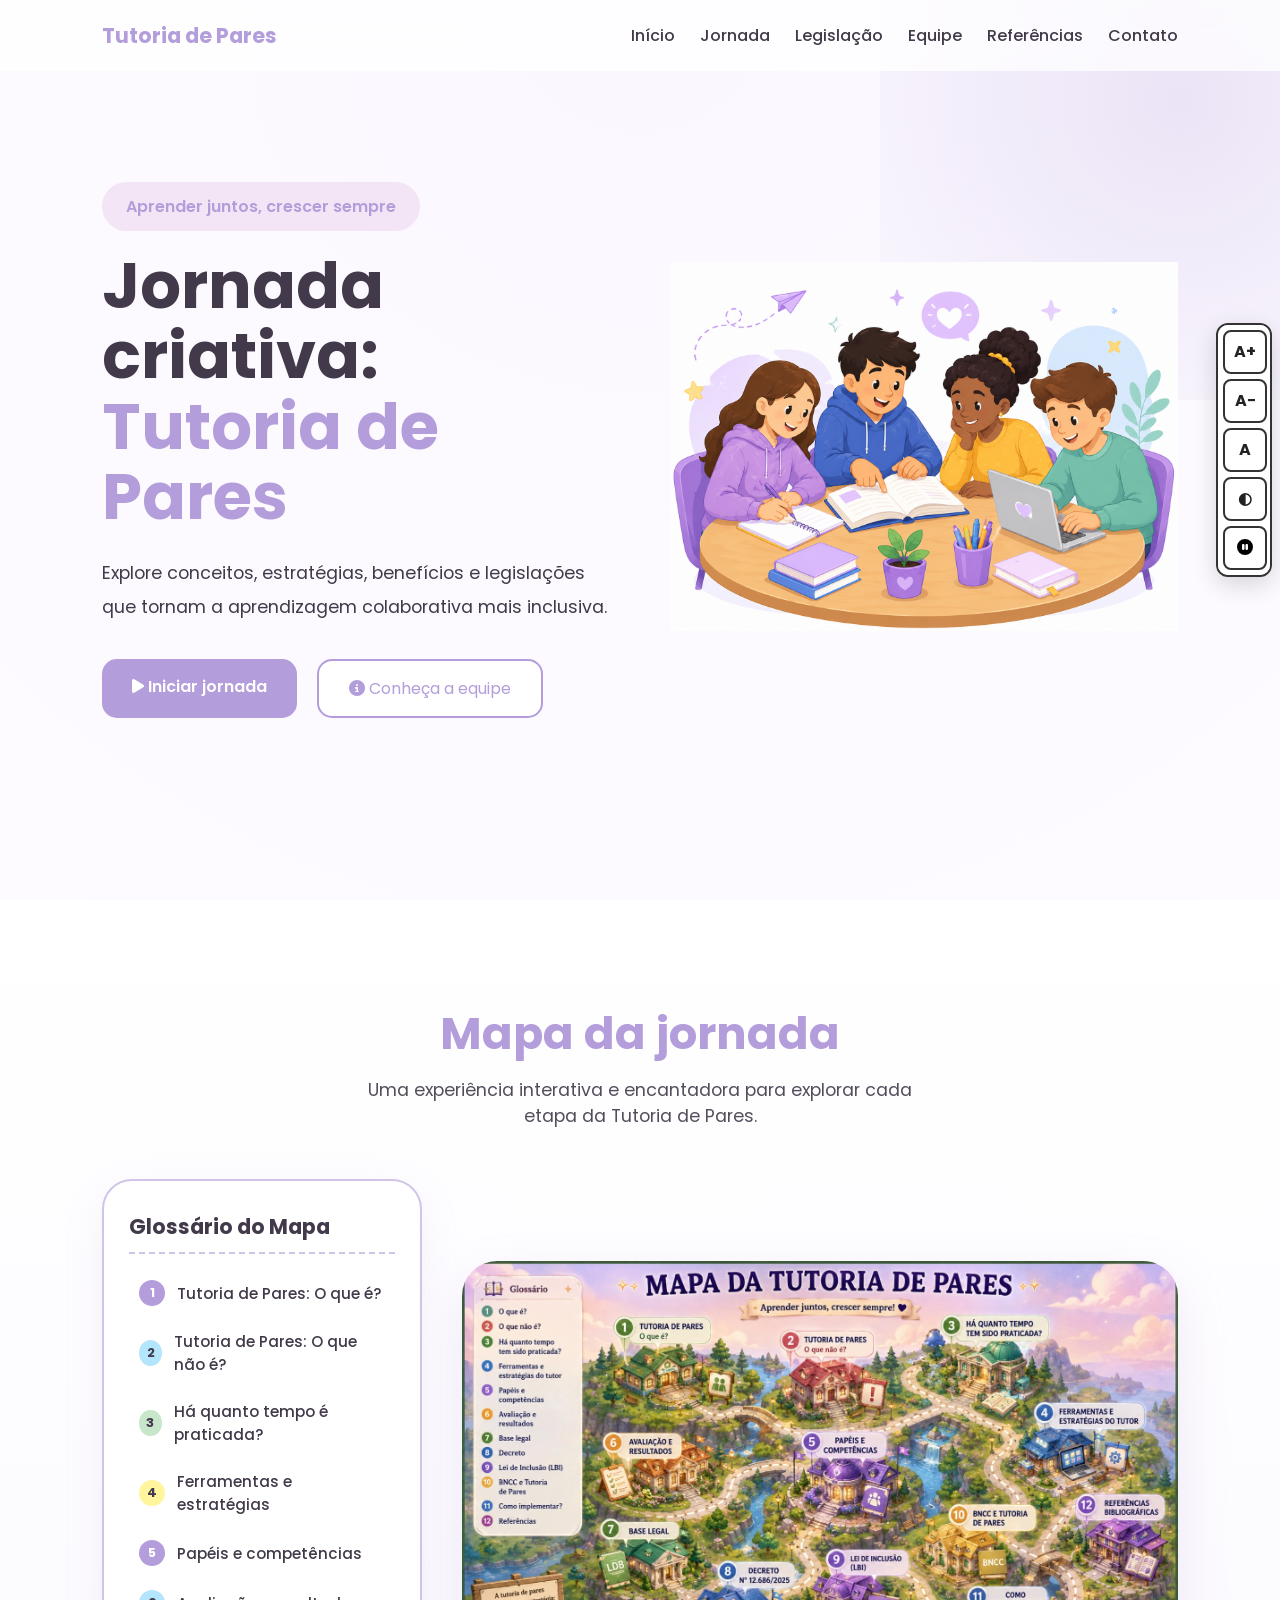
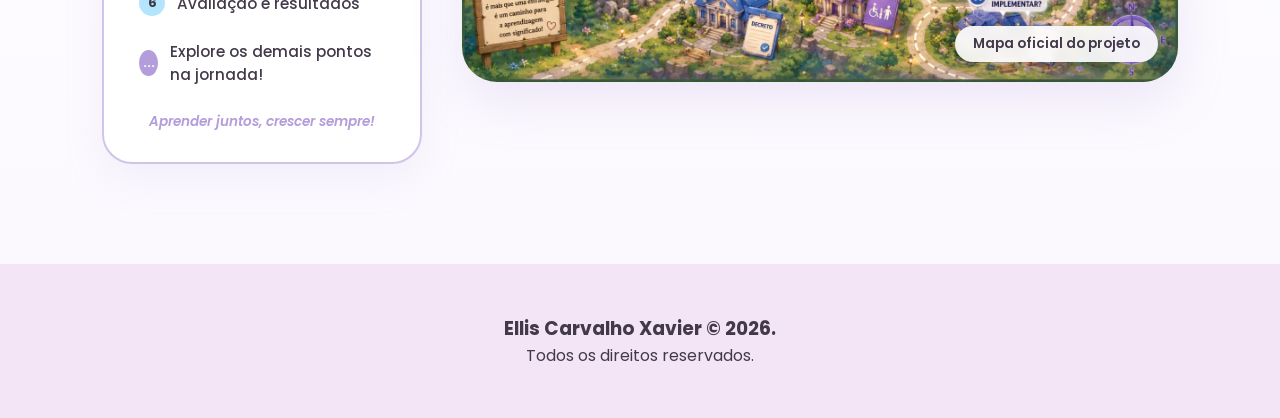
<file: index.html>
<!DOCTYPE html>
<html lang="pt-BR">
<head>
  <meta charset="UTF-8">
  <meta name="viewport" content="width=device-width, initial-scale=1.0">
  <title>Jornada interativa - Tutoria de Pares</title>
  <link rel="stylesheet" href="css/styles.css">
  <link rel="stylesheet" href="css/animations.css">
  <link rel="stylesheet" href="css/responsive.css">
  <link rel="stylesheet" href="css/acessibilidade.css">
  <link rel="icon" type="image/svg+xml" href="imagens/image.png">
  <link rel="preconnect" href="https://fonts.googleapis.com">
  <link rel="preconnect" href="https://fonts.gstatic.com" crossorigin>
  <link href="https://fonts.googleapis.com/css2?family=Poppins:wght@300;400;500;600;700;800&display=swap" rel="stylesheet">
  <link rel="stylesheet" href="https://cdnjs.cloudflare.com/ajax/libs/font-awesome/6.5.2/css/all.min.css">
</head>
<body>
  <a class="skip-link" href="#conteudo-principal">Pular para o conteúdo principal</a>

  <div class="accessibility-panel" aria-label="Opções de acessibilidade">
    <button type="button" id="increase-font" aria-label="Aumentar tamanho do texto">A+</button>
    <button type="button" id="decrease-font" aria-label="Diminuir tamanho do texto">A-</button>
    <button type="button" id="reset-font" aria-label="Restaurar tamanho original do texto">A</button>
    <button type="button" id="toggle-contrast" aria-label="Ativar ou desativar alto contraste">
      <i class="fa-solid fa-circle-half-stroke" aria-hidden="true"></i>
      <span>Contraste</span>
    </button>
    <button type="button" id="toggle-motion" aria-label="Reduzir animações da página">
      <i class="fa-solid fa-person-walking" aria-hidden="true"></i>
      <span>Reduzir animações</span>
    </button>
  </div>

  <div class="particles" aria-hidden="true"></div>

  <header id="header">
    <div class="logo" aria-label="Tutoria de Pares">Tutoria de Pares</div>
    <nav aria-label="Navegação principal">
      <a href="index.html" aria-current="page">Início</a>
      <a href="jornada.html">Jornada</a>
      <a href="legislacao.html">Legislação</a>
      <a href="sobre.html">Equipe</a>
      <a href="referencias.html">Referências</a>
      <a href="contato.html">Contato</a>
    </nav>
    <button id="mobile-menu" type="button" aria-label="Abrir menu de navegação" aria-expanded="false" aria-controls="menu-principal">
      <i class="fa-solid fa-bars" aria-hidden="true"></i>
    </button>
  </header>

  <main id="conteudo-principal">
    <section class="hero" aria-labelledby="titulo-principal">
      <div class="hero-content">
        <div class="hero-left">
          <span class="hero-badge">Aprender juntos, crescer sempre</span>
          <h1 id="titulo-principal">Jornada criativa: <span>Tutoria de Pares</span></h1>
          <p>Explore conceitos, estratégias, benefícios e legislações que tornam a aprendizagem colaborativa mais inclusiva.</p>
          <div class="hero-buttons">
            <a href="jornada.html" class="btn-primary">
              <i class="fa-solid fa-play" aria-hidden="true"></i>
              <span>Iniciar jornada</span>
            </a>
            <a href="sobre.html" class="btn-secondary">
              <i class="fa-solid fa-circle-info" aria-hidden="true"></i>
              <span>Conheça a equipe</span>
            </a>
          </div>
        </div>
        <div class="hero-right">
          <img src="imagens/home.png" alt="Ilustração relacionada à aprendizagem colaborativa e à Tutoria de Pares">
        </div>
      </div>
    </section>

    <section class="preview" aria-labelledby="titulo-mapa">
      <h2 id="titulo-mapa">Mapa da jornada</h2>
      <p>Uma experiência interativa e encantadora para explorar cada etapa da Tutoria de Pares.</p>
      <div class="map-showcase-container">
        <div class="map-glossary">
          <h3>Glossário do Mapa</h3>
          <ul>
            <li><span class="g-num" aria-hidden="true">1</span> Tutoria de Pares: O que é?</li>
            <li><span class="g-num" aria-hidden="true">2</span> Tutoria de Pares: O que não é?</li>
            <li><span class="g-num" aria-hidden="true">3</span> Há quanto tempo é praticada?</li>
            <li><span class="g-num" aria-hidden="true">4</span> Ferramentas e estratégias</li>
            <li><span class="g-num" aria-hidden="true">5</span> Papéis e competências</li>
            <li><span class="g-num" aria-hidden="true">6</span> Avaliação e resultados</li>
            <li><span class="g-num" aria-hidden="true">...</span> Explore os demais pontos na jornada!</li>
          </ul>
          <div class="glossary-footer">Aprender juntos, crescer sempre!</div>
        </div>
        <div class="map-image-wrapper">
          <a href="https://padlet.com/ecarvx/tutoria-de-pares-o-que-e-e-o-que-nao-e-projeto-integrador-ii-6pktjm6gkopsatbq" target="_blank" rel="noopener noreferrer" aria-label="Abrir o mapa oficial do projeto no Padlet. Abre em nova aba.">
            <img class="interactive-map-img" src="imagens/mapa2.0.jpeg" alt="Mapa ilustrado da Tutoria de Pares com as etapas da jornada">
          </a>
          <div class="map-overlay-badge" aria-hidden="true">Mapa oficial do projeto</div>
        </div>
      </div>
    </section>
  </main>

  <footer>
    <h3>Ellis Carvalho Xavier &copy; 2026.</h3>
    <p>Todos os direitos reservados.</p>
  </footer>

  <script src="js/acessibilidade.js"></script>
  <script src="js/script.js"></script>
</body>
</html>
</file>
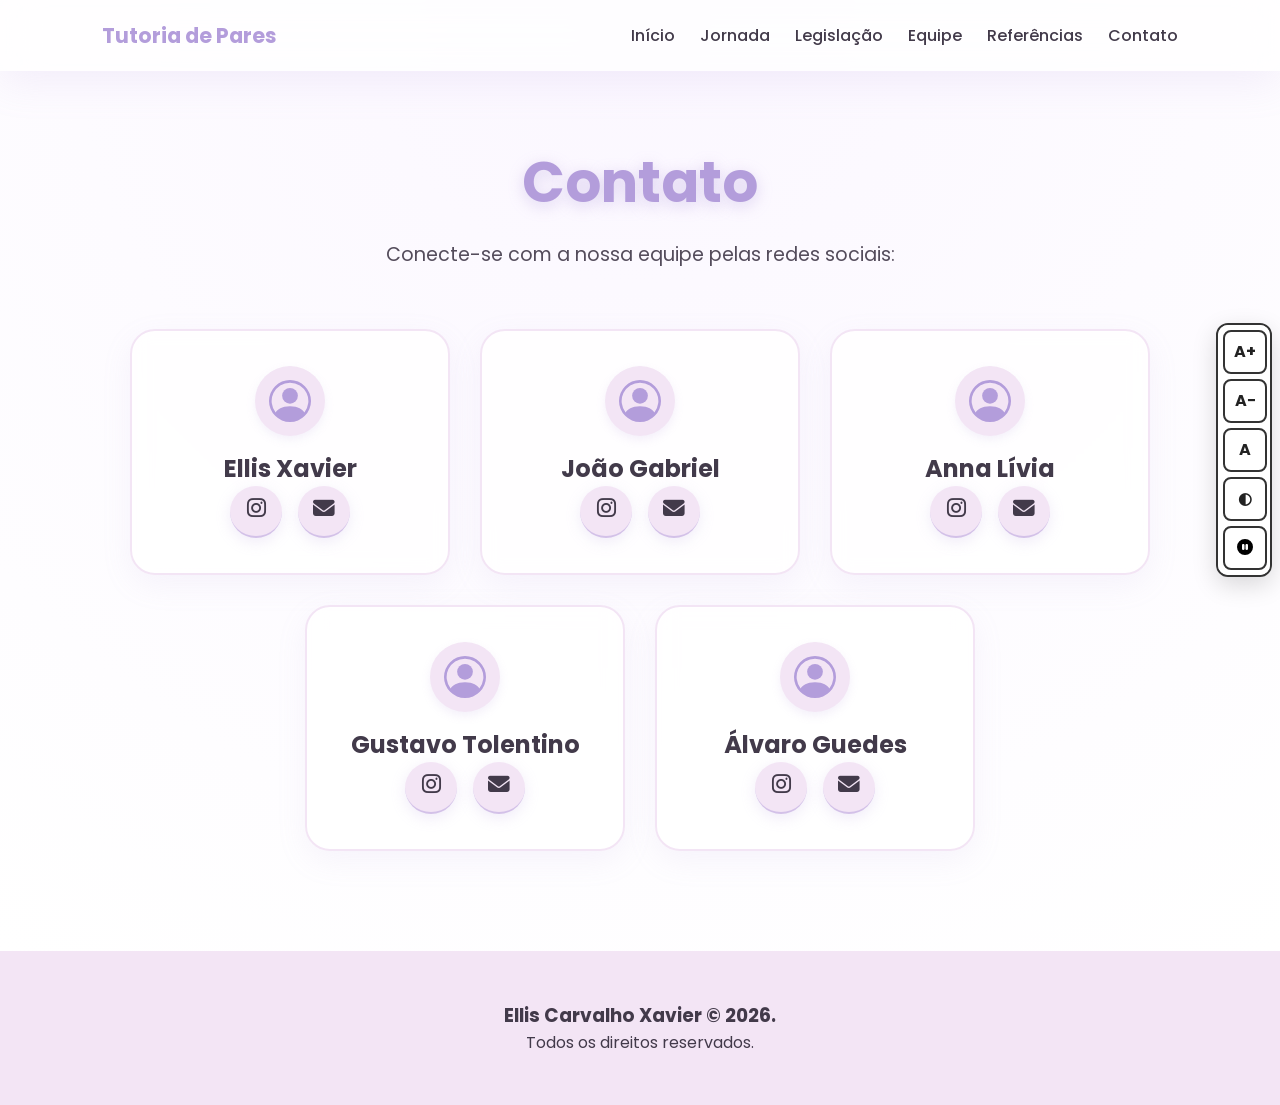
<file: contato.html>
<!DOCTYPE html>
<html lang="pt-BR">

<head>
  <meta charset="UTF-8">
  <meta name="viewport" content="width=device-width, initial-scale=1.0">

  <title>Contato - Tutoria de Pares</title>

  <link rel="stylesheet" href="css/styles.css">
  <link rel="stylesheet" href="css/animations.css">
  <link rel="stylesheet" href="css/responsive.css">
  <link rel="stylesheet" href="css/acessibilidade.css">

  <link rel="preconnect" href="https://fonts.googleapis.com">
  <link rel="preconnect" href="https://fonts.gstatic.com" crossorigin>
  <link href="https://fonts.googleapis.com/css2?family=Poppins:wght@300;400;500;600;700;800&display=swap" rel="stylesheet">

  <link rel="stylesheet" href="https://cdnjs.cloudflare.com/ajax/libs/font-awesome/6.5.2/css/all.min.css">
</head>

<body>

  <a class="skip-link" href="#conteudo-principal">Pular para o conteúdo principal</a>

  <div class="accessibility-panel" aria-label="Opções de acessibilidade">
    <button type="button" id="increase-font" aria-label="Aumentar tamanho do texto">A+</button>
    <button type="button" id="decrease-font" aria-label="Diminuir tamanho do texto">A-</button>
    <button type="button" id="reset-font" aria-label="Restaurar tamanho original do texto">A</button>

    <button type="button" id="toggle-contrast" aria-label="Ativar ou desativar alto contraste">
      <i class="fa-solid fa-circle-half-stroke" aria-hidden="true"></i>
      <span>Contraste</span>
    </button>

    <button type="button" id="toggle-motion" aria-label="Reduzir animações da página">
      <i class="fa-solid fa-person-walking" aria-hidden="true"></i>
      <span>Reduzir animações</span>
    </button>
  </div>

  <header id="header">
    <div class="logo" aria-label="Tutoria de Pares">
      Tutoria de Pares
    </div>

    <nav aria-label="Navegação principal">
      <a href="index.html">Início</a>
      <a href="jornada.html">Jornada</a>
      <a href="legislacao.html">Legislação</a>
      <a href="sobre.html">Equipe</a>
      <a href="referencias.html">Referências</a>
      <a href="contato.html" aria-current="page">Contato</a>
    </nav>

    <button id="mobile-menu" type="button" aria-label="Abrir menu de navegação" aria-expanded="false" aria-controls="menu-principal">
      <i class="fa-solid fa-bars" aria-hidden="true"></i>
    </button>
  </header>

  <main id="conteudo-principal">
    <section class="contact-page-container" aria-labelledby="titulo-contato">
      <div class="neon-contact-header">
        <h1 class="neon-title" id="titulo-contato">Contato</h1>
        <p class="neon-subtitle">Conecte-se com a nossa equipe pelas redes sociais:</p>
      </div>

      <div class="team-contacts-grid" aria-label="Contatos dos integrantes da equipe">

        <article class="member-contact-card">
          <div class="member-avatar-placeholder" aria-hidden="true">
            <svg xmlns="http://www.w3.org/2000/svg" width="42" height="42" fill="currentColor" viewBox="0 0 16 16">
              <path d="M11 6a3 3 0 1 1-6 0 3 3 0 0 1 6 0" />
              <path fill-rule="evenodd" d="M0 8a8 8 0 1 1 16 0A8 8 0 0 1 0 8m8-7a7 7 0 0 0-5.468 11.37C3.242 11.226 4.805 10 8 10s4.757 1.225 5.468 2.37A7 7 0 0 0 8 1" />
            </svg>
          </div>
          <h2>Ellis Xavier</h2>
          <div class="social-glow-buttons">
            <a href="https://instagram.com/elliscarv" target="_blank" rel="noopener noreferrer" class="glow-btn" aria-label="Instagram de Ellis Xavier. Abre em nova aba.">
              <i class="fab fa-instagram" aria-hidden="true"></i>
              <span class="sr-only">Instagram</span>
            </a>
            <a href="https://mail.google.com/mail/?view=cm&fs=1&to=ecarvx@gmail.com&su=Contato%20pelo%20site&body=Olá,%20gostaria%20de%20mais%20informações." target="_blank" rel="noopener noreferrer" class="glow-btn" aria-label="Enviar e-mail para Ellis Xavier. Abre em nova aba.">
              <i class="fas fa-envelope" aria-hidden="true"></i>
              <span class="sr-only">E-mail</span>
            </a>
          </div>
        </article>

        <article class="member-contact-card">
          <div class="member-avatar-placeholder" aria-hidden="true">
            <svg xmlns="http://www.w3.org/2000/svg" width="42" height="42" fill="currentColor" viewBox="0 0 16 16">
              <path d="M11 6a3 3 0 1 1-6 0 3 3 0 0 1 6 0" />
              <path fill-rule="evenodd" d="M0 8a8 8 0 1 1 16 0A8 8 0 0 1 0 8m8-7a7 7 0 0 0-5.468 11.37C3.242 11.226 4.805 10 8 10s4.757 1.225 5.468 2.37A7 7 0 0 0 8 1" />
            </svg>
          </div>
          <h2>João Gabriel</h2>
          <div class="social-glow-buttons">
            <a href="https://instagram.com/joaogabriel.tcl4" target="_blank" rel="noopener noreferrer" class="glow-btn" aria-label="Instagram de João Gabriel. Abre em nova aba.">
              <i class="fab fa-instagram" aria-hidden="true"></i>
              <span class="sr-only">Instagram</span>
            </a>
            <a href="https://mail.google.com/mail/?view=cm&fs=1&to=joaogabriel676767@gmail.com&su=Contato%20pelo%20site&body=Olá,%20gostaria%20de%20mais%20informações." target="_blank" rel="noopener noreferrer" class="glow-btn" aria-label="Enviar e-mail para João Gabriel. Abre em nova aba.">
              <i class="fas fa-envelope" aria-hidden="true"></i>
              <span class="sr-only">E-mail</span>
            </a>
          </div>
        </article>

        <article class="member-contact-card">
          <div class="member-avatar-placeholder" aria-hidden="true">
            <svg xmlns="http://www.w3.org/2000/svg" width="42" height="42" fill="currentColor" viewBox="0 0 16 16">
              <path d="M11 6a3 3 0 1 1-6 0 3 3 0 0 1 6 0" />
              <path fill-rule="evenodd" d="M0 8a8 8 0 1 1 16 0A8 8 0 0 1 0 8m8-7a7 7 0 0 0-5.468 11.37C3.242 11.226 4.805 10 8 10s4.757 1.225 5.468 2.37A7 7 0 0 0 8 1" />
            </svg>
          </div>
          <h2>Anna Lívia</h2>
          <div class="social-glow-buttons">
            <a href="https://instagram.com/liviaa.gms" target="_blank" rel="noopener noreferrer" class="glow-btn" aria-label="Instagram de Anna Lívia. Abre em nova aba.">
              <i class="fab fa-instagram" aria-hidden="true"></i>
              <span class="sr-only">Instagram</span>
            </a>
            <a href="https://mail.google.com/mail/?view=cm&fs=1&to=magalhaesannalivia07@gmail.com&su=Contato%20pelo%20site&body=Olá,%20gostaria%20de%20mais%20informações." target="_blank" rel="noopener noreferrer" class="glow-btn" aria-label="Enviar e-mail para Anna Lívia. Abre em nova aba.">
              <i class="fas fa-envelope" aria-hidden="true"></i>
              <span class="sr-only">E-mail</span>
            </a>
          </div>
        </article>

        <article class="member-contact-card">
          <div class="member-avatar-placeholder" aria-hidden="true">
            <svg xmlns="http://www.w3.org/2000/svg" width="42" height="42" fill="currentColor" viewBox="0 0 16 16">
              <path d="M11 6a3 3 0 1 1-6 0 3 3 0 0 1 6 0" />
              <path fill-rule="evenodd" d="M0 8a8 8 0 1 1 16 0A8 8 0 0 1 0 8m8-7a7 7 0 0 0-5.468 11.37C3.242 11.226 4.805 10 8 10s4.757 1.225 5.468 2.37A7 7 0 0 0 8 1" />
            </svg>
          </div>
          <h2>Gustavo Tolentino</h2>
          <div class="social-glow-buttons">
            <a href="https://instagram.com/gustavo_tolentino__" target="_blank" rel="noopener noreferrer" class="glow-btn" aria-label="Instagram de Gustavo Tolentino. Abre em nova aba.">
              <i class="fab fa-instagram" aria-hidden="true"></i>
              <span class="sr-only">Instagram</span>
            </a>
            <a href="https://mail.google.com/mail/?view=cm&fs=1&to=gustavotolentino1m@gmail.com&su=Contato%20pelo%20site&body=Olá,%20gostaria%20de%20mais%20informações." target="_blank" rel="noopener noreferrer" class="glow-btn" aria-label="Enviar e-mail para Gustavo Tolentino. Abre em nova aba.">
              <i class="fas fa-envelope" aria-hidden="true"></i>
              <span class="sr-only">E-mail</span>
            </a>
          </div>
        </article>

        <!-- INTEGRANTE 5 -->
        <article class="member-contact-card">
          <div class="member-avatar-placeholder" aria-hidden="true">
            <svg xmlns="http://www.w3.org/2000/svg" width="42" height="42" fill="currentColor" viewBox="0 0 16 16">
              <path d="M11 6a3 3 0 1 1-6 0 3 3 0 0 1 6 0" />
              <path fill-rule="evenodd" d="M0 8a8 8 0 1 1 16 0A8 8 0 0 1 0 8m8-7a7 7 0 0 0-5.468 11.37C3.242 11.226 4.805 10 8 10s4.757 1.225 5.468 2.37A7 7 0 0 0 8 1" />
            </svg>
          </div>
          <h2>Álvaro Guedes</h2>
          <div class="social-glow-buttons">
            <a href="https://instagram.com/alv.gds" target="_blank" rel="noopener noreferrer" class="glow-btn" aria-label="Instagram de Álvaro Guedes. Abre em nova aba.">
              <i class="fab fa-instagram" aria-hidden="true"></i>
              <span class="sr-only">Instagram</span>
            </a>
            <a href="https://mail.google.com/mail/?view=cm&fs=1&to=alvaroguedesmontalvao@gmail.com&su=Contato%20pelo%20site&body=Olá,%20gostaria%20de%20mais%20informações." target="_blank" rel="noopener noreferrer" class="glow-btn" aria-label="Enviar e-mail para Álvaro Guedes. Abre em nova aba.">
              <i class="fas fa-envelope" aria-hidden="true"></i>
              <span class="sr-only">E-mail</span>
            </a>
          </div>
        </article>

      </div>

    </section>

  </main>

  <footer>
    <h3>Ellis Carvalho Xavier &copy; 2026.</h3>
    <p>Todos os direitos reservados.</p>
  </footer>

 <script src="js/acessibilidade.js"></script>

</body>

</html>
</file>
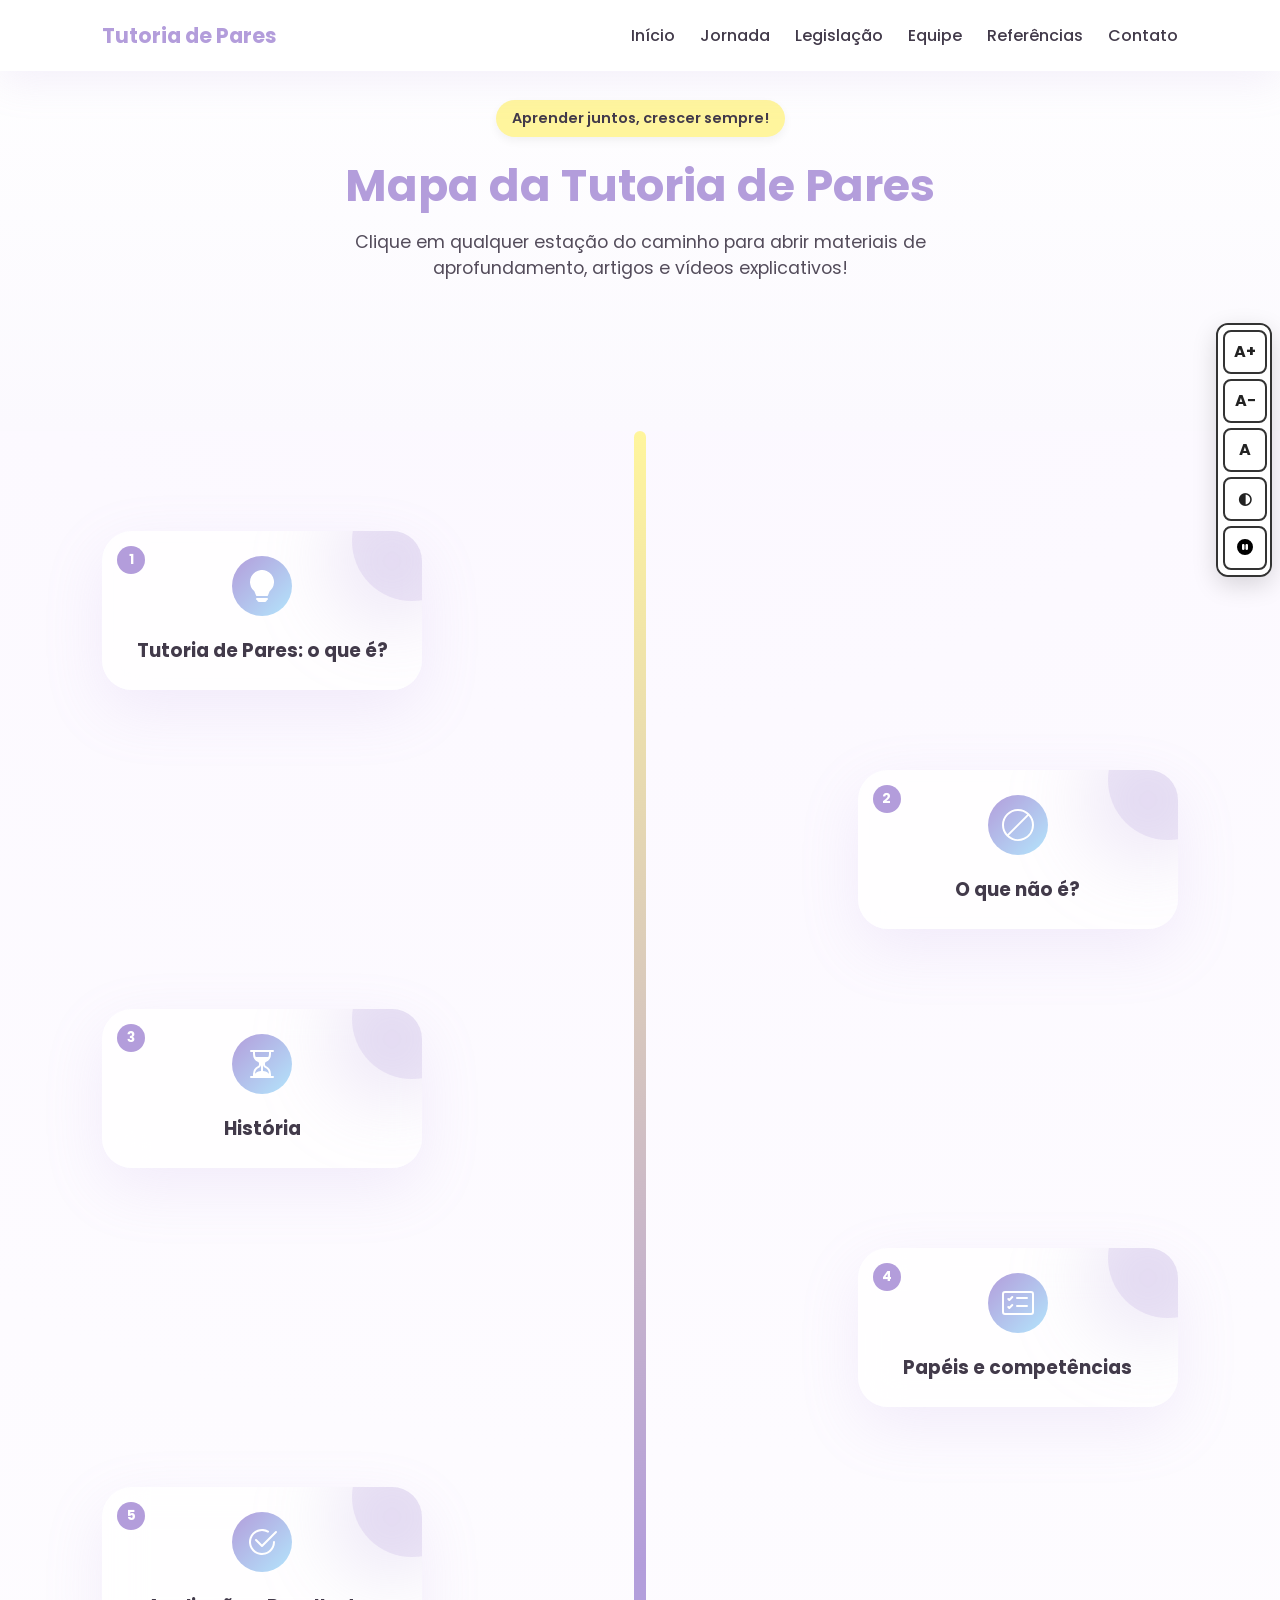
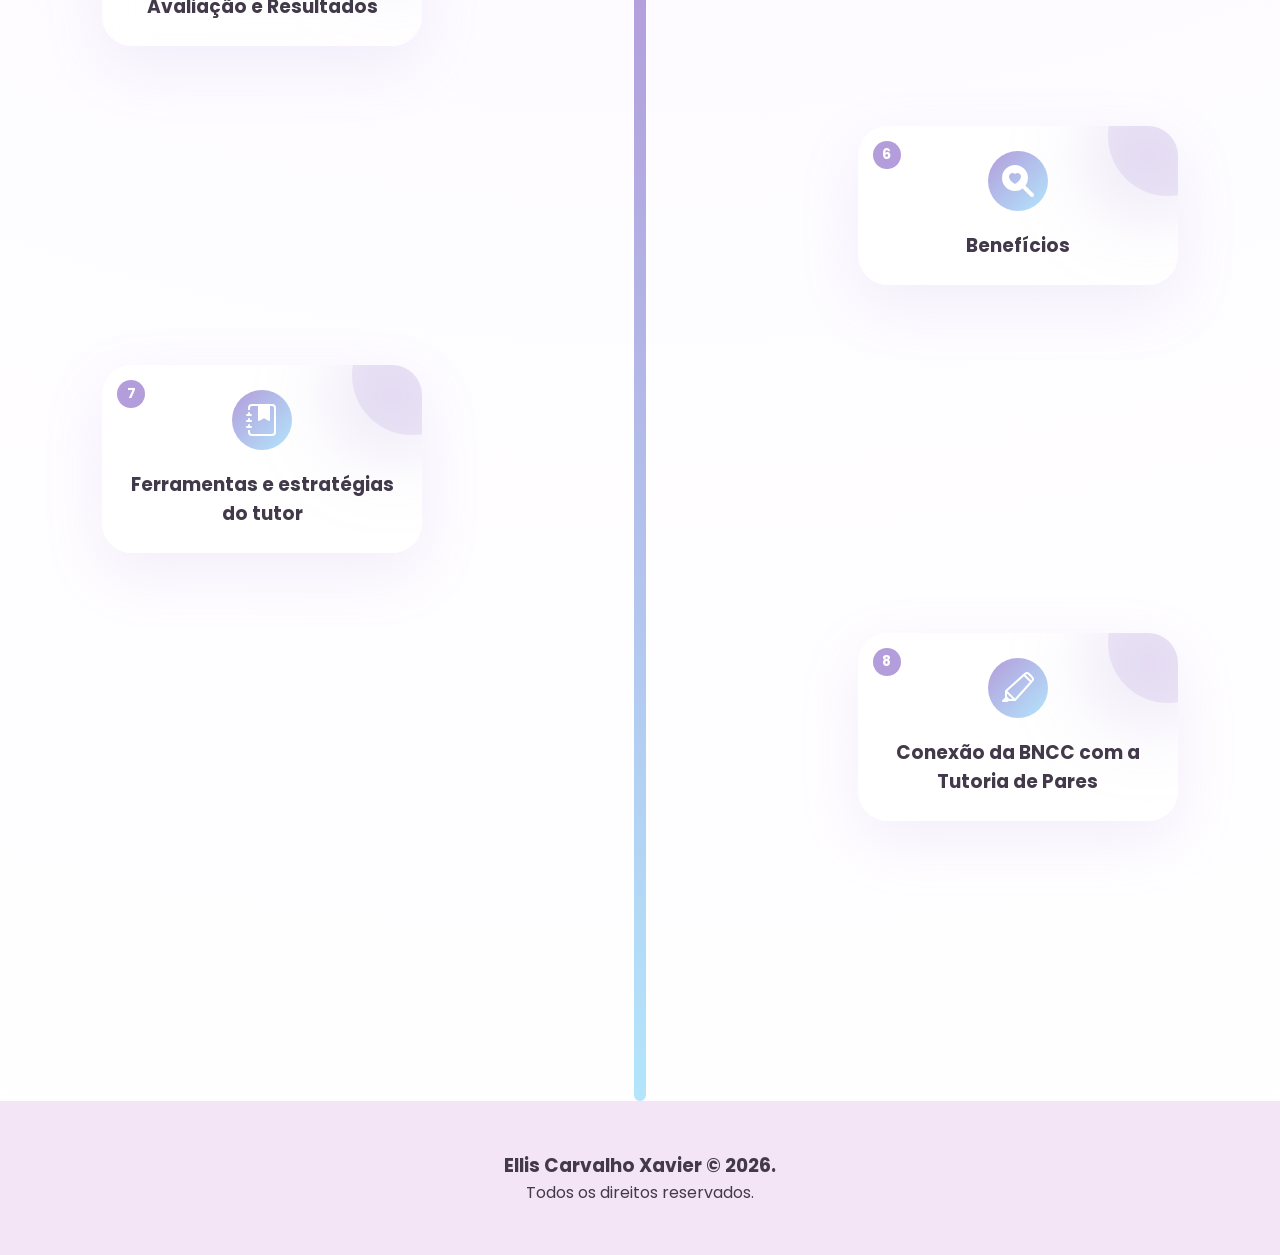
<file: jornada.html>
<!DOCTYPE html>
<html lang="pt-BR">
<head>
  <meta charset="UTF-8">
  <meta name="viewport" content="width=device-width, initial-scale=1.0">
  <title>Mapa da Jornada</title>
  <link rel="stylesheet" href="css/styles.css">
  <link rel="stylesheet" href="css/jornada.css">
  <link rel="stylesheet" href="css/animations.css">
  <link rel="stylesheet" href="css/responsive.css">
  <link rel="stylesheet" href="css/acessibilidade.css">
  <link href="https://fonts.googleapis.com/css2?family=Poppins:wght@300;400;500;600;700;800&display=swap" rel="stylesheet">
  <link rel="stylesheet" href="https://cdnjs.cloudflare.com/ajax/libs/font-awesome/6.5.2/css/all.min.css">
</head>

<body>
  <a href="#main-content" class="skip-link">Pular para o conteúdo principal</a>

  <header id="header">
    <div class="logo">Tutoria de Pares</div>
    <nav>
      <a href="index.html">Início</a>
      <a href="jornada.html">Jornada</a>
      <a href="legislacao.html">Legislação</a>
      <a href="sobre.html">Equipe</a>
      <a href="referencias.html">Referências</a>
      <a href="contato.html">Contato</a>
    </nav>
  </header>

  <section class="journey-hero"></section>

  <section class="preview">
    <div class="journey-header-badge">Aprender juntos, crescer sempre!</div>
    <h2>Mapa da Tutoria de Pares</h2>
    <p>Clique em qualquer estação do caminho para abrir materiais de aprofundamento, artigos e vídeos explicativos!</p>
  </section>

  <section class="journey-map">
    <div class="road"></div>

    <a href="#modal-estacao-1" class="station left">
        <div class="badge-indicator">1</div>
        <div class="icon"><svg xmlns="http://www.w3.org/2000/svg" width="32" height="32" fill="currentColor" class="bi bi-lightbulb-fill" viewBox="0 0 16 16">
  <path d="M2 6a6 6 0 1 1 10.174 4.31c-.203.196-.359.4-.453.619l-.762 1.769A.5.5 0 0 1 10.5 13h-5a.5.5 0 0 1-.46-.302l-.761-1.77a2 2 0 0 0-.453-.618A5.98 5.98 0 0 1 2 6m3 8.5a.5.5 0 0 1 .5-.5h5a.5.5 0 0 1 0 1l-.224.447a1 1 0 0 1-.894.553H6.618a1 1 0 0 1-.894-.553L5.5 15a.5.5 0 0 1-.5-.5"/>
</svg></div>
        <h3>Tutoria de Pares: o que é?</h3>
    </a>

    <a href="#modal-estacao-2" class="station right">
        <div class="badge-indicator">2</div>
        <div class="icon"><svg xmlns="http://www.w3.org/2000/svg" width="32" height="32" fill="currentColor" class="bi bi-ban" viewBox="0 0 16 16">
  <path d="M15 8a6.97 6.97 0 0 0-1.71-4.584l-9.874 9.875A7 7 0 0 0 15 8M2.71 12.584l9.874-9.875a7 7 0 0 0-9.874 9.874ZM16 8A8 8 0 1 1 0 8a8 8 0 0 1 16 0"/>
</svg></div>
        <h3>O que não é?</h3>
    </a>

    <a href="#modal-estacao-3" class="station left">
        <div class="badge-indicator">3</div>
        <div class="icon"><svg xmlns="http://www.w3.org/2000/svg" width="32" height="32" fill="currentColor" class="bi bi-hourglass-split" viewBox="0 0 16 16">
  <path d="M2.5 15a.5.5 0 1 1 0-1h1v-1a4.5 4.5 0 0 1 2.557-4.06c.29-.139.443-.377.443-.59v-.7c0-.213-.154-.451-.443-.59A4.5 4.5 0 0 1 3.5 3V2h-1a.5.5 0 0 1 0-1h11a.5.5 0 0 1 0 1h-1v1a4.5 4.5 0 0 1-2.557 4.06c-.29.139-.443.377-.443.59v.7c0 .213.154.451.443.59A4.5 4.5 0 0 1 12.5 13v1h1a.5.5 0 0 1 0 1zm2-13v1c0 .537.12 1.045.337 1.5h6.326c.216-.455.337-.963.337-1.5V2zm3 6.35c0 .701-.478 1.236-1.011 1.492A3.5 3.5 0 0 0 4.5 13s.866-1.299 3-1.48zm1 0v3.17c2.134.181 3 1.48 3 1.48a3.5 3.5 0 0 0-1.989-3.158C8.978 9.586 8.5 9.052 8.5 8.351z"/>
</svg></div>
        <h3>História</h3>
    </a>

    <a href="#modal-estacao-4" class="station right">
        <div class="badge-indicator">4</div>
        <div class="icon"><svg xmlns="http://www.w3.org/2000/svg" width="32" height="32" fill="currentColor" class="bi bi-card-checklist" viewBox="0 0 16 16">
  <path d="M14.5 3a.5.5 0 0 1 .5.5v9a.5.5 0 0 1-.5.5h-13a.5.5 0 0 1-.5-.5v-9a.5.5 0 0 1 .5-.5zm-13-1A1.5 1.5 0 0 0 0 3.5v9A1.5 1.5 0 0 0 1.5 14h13a1.5 1.5 0 0 0 1.5-1.5v-9A1.5 1.5 0 0 0 14.5 2z"/>
  <path d="M7 5.5a.5.5 0 0 1 .5-.5h5a.5.5 0 0 1 0 1h-5a.5.5 0 0 1-.5-.5m-1.496-.854a.5.5 0 0 1 0 .708l-1.5 1.5a.5.5 0 0 1-.708 0l-.5-.5a.5.5 0 1 1 .708-.708l.146.147 1.146-1.147a.5.5 0 0 1 .708 0M7 9.5a.5.5 0 0 1 .5-.5h5a.5.5 0 0 1 0 1h-5a.5.5 0 0 1-.5-.5m-1.496-.854a.5.5 0 0 1 0 .708l-1.5 1.5a.5.5 0 0 1-.708 0l-.5-.5a.5.5 0 0 1 .708-.708l.146.147 1.146-1.147a.5.5 0 0 1 .708 0"/>
</svg></div>
        <h3>Papéis e competências</h3>
    </a> 

    <a href="#modal-estacao-5" class="station left">
        <div class="badge-indicator">5</div>
        <div class="icon"><svg xmlns="http://www.w3.org/2000/svg" width="32" height="32" fill="currentColor" class="bi bi-check2-circle" viewBox="0 0 16 16">
  <path d="M2.5 8a5.5 5.5 0 0 1 8.25-4.764.5.5 0 0 0 .5-.866A6.5 6.5 0 1 0 14.5 8a.5.5 0 0 0-1 0 5.5 5.5 0 1 1-11 0"/>
  <path d="M15.354 3.354a.5.5 0 0 0-.708-.708L8 9.293 5.354 6.646a.5.5 0 1 0-.708.708l3 3a.5.5 0 0 0 .708 0z"/>
</svg></div>
        <h3>Avaliação e Resultados</h3>
    </a>

    <a href="#modal-estacao-6" class="station right">
        <div class="badge-indicator">6</div>
        <div class="icon"><svg xmlns="http://www.w3.org/2000/svg" width="32" height="32" fill="currentColor" class="bi bi-search-heart-fill" viewBox="0 0 16 16">
  <path d="M6.5 13a6.47 6.47 0 0 0 3.845-1.258h-.001q.044.06.098.115l3.85 3.85a1 1 0 0 0 1.415-1.414l-3.85-3.85a1 1 0 0 0-.115-.1A6.47 6.47 0 0 0 13 6.5 6.5 6.5 0 0 0 6.5 0a6.5 6.5 0 1 0 0 13m0-8.518c1.664-1.673 5.825 1.254 0 5.018-5.825-3.764-1.664-6.69 0-5.018"/>
</svg></div>
        <h3>Benefícios</h3>
    </a>

    <a href="#modal-estacao-7" class="station left">
        <div class="badge-indicator">7</div>
        <div class="icon"><svg xmlns="http://www.w3.org/2000/svg" width="32" height="32" fill="currentColor" class="bi bi-journal-bookmark-fill" viewBox="0 0 16 16">
  <path fill-rule="evenodd" d="M6 1h6v7a.5.5 0 0 1-.757.429L9 7.083 6.757 8.43A.5.5 0 0 1 6 8z"/>
  <path d="M3 0h10a2 2 0 0 1 2 2v12a2 2 0 0 1-2 2H3a2 2 0 0 1-2-2v-1h1v1a1 1 0 0 0 1 1h10a1 1 0 0 0 1-1V2a1 1 0 0 0-1-1H3a1 1 0 0 0-1 1v1H1V2a2 2 0 0 1 2-2"/>
  <path d="M1 5v-.5a.5.5 0 0 1 1 0V5h.5a.5.5 0 0 1 0 1h-2a.5.5 0 0 1 0-1zm0 3v-.5a.5.5 0 0 1 1 0V8h.5a.5.5 0 0 1 0 1h-2a.5.5 0 0 1 0-1zm0 3v-.5a.5.5 0 0 1 1 0v.5h.5a.5.5 0 0 1 0 1h-2a.5.5 0 0 1 0-1z"/>
</svg></div>
        <h3>Ferramentas e estratégias do tutor</h3>
    </a>

    <a href="#modal-estacao-8" class="station right">
        <div class="badge-indicator">8</div>
        <div class="icon"><svg xmlns="http://www.w3.org/2000/svg" width="32" height="32" fill="currentColor" class="bi bi-highlighter" viewBox="0 0 16 16">
  <path fill-rule="evenodd" d="M11.096.644a2 2 0 0 1 2.791.036l1.433 1.433a2 2 0 0 1 .035 2.791l-.413.435-8.07 8.995a.5.5 0 0 1-.372.166h-3a.5.5 0 0 1-.234-.058l-.412.412A.5.5 0 0 1 2.5 15h-2a.5.5 0 0 1-.354-.854l1.412-1.412A.5.5 0 0 1 1.5 12.5v-3a.5.5 0 0 1 .166-.372l8.995-8.07zm-.115 1.47L2.727 9.52l3.753 3.753 7.406-8.254zm3.585 2.17.064-.068a1 1 0 0 0-.017-1.396L13.18 1.387a1 1 0 0 0-1.396-.018l-.068.065zM5.293 13.5 2.5 10.707v1.586L3.707 13.5z"/>
</svg></div>
        <h3>Conexão da BNCC com a Tutoria de Pares</h3>
    </a>


  </section>





<div id="modal-estacao-1" class="modal" role="dialog" aria-modal="true" aria-hidden="true" aria-labelledby="titulo-modal-1">
    <div class="modal-content">
        <button class="close" type="button" aria-label="Fechar estação 1">&times;</button>
        <div class="modal-header">
            <span class="modal-badge">Estação 1</span>
            <h2 id="titulo-modal-1">Tutoria de pares: o que é?</h2>
        </div>
        <div class="modal-body">
            <div class="video-container">
          <iframe src="https://www.youtube.com/embed/owATo-yIpOY" title="Vídeo explicativo sobre o que é a Tutoria de Pares" allow="accelerometer; autoplay; clipboard-write; encrypted-media; gyroscope; picture-in-picture; web-share" allowfullscreen></iframe>
        </div>
            <details class="transcript-box">
              <summary>Ver transcrição do vídeo</summary>
              <p>(0:00-0:18) Oi! E aí galera, tudo bom com vocês? Sejam bem-vindos a mais um vídeo do canal! Meu nome é Rafael e hoje eu trouxe uma metodologia ativa maravilhosa para você que quer mudar um pouco sua perspectiva sobre o trabalho em grupo.

(0:18-0:45) Quem já foi para a escola alguma vez com certeza já teve que fazer uma atividade em dupla ou em grupos. Geralmente o que acontece é: primeiro aquela fatídica pergunta se "pode fazer dupla de três", e depois que geralmente um aluno — o que estudou mais ou domina melhor o conteúdo — acaba carregando os seus colegas, que por sua vez fazem bem menos da atividade. Hoje eu vou mostrar um pouquinho sobre como a gente pode equilibrar melhor esse jogo.

(0:45-0:57) É uma metodologia que foi criada em 1991 por um professor de física de Harvard chamado Eric Mazur. Ele é responsável pela chamada Aprendizagem por Pares.

(0:57-1:32) Qualquer ideia da aprendizagem por pares, e por que ela se diferencia de uma simples atividade em dupla? A dinâmica funciona da seguinte maneira: você primeiro vai explicar um conteúdo e depois vai começar a testar o conhecimento da sua turma fazendo algumas perguntas. Aqui vai a dica: é legal fazer perguntas de múltipla escolha sobre o que foi falado na aula. Faz uma pergunta e questiona a turma: "Quem acha que é a letra A?" (os alunos levantam a mão), "Quem acha que é a letra B?" (outros alunos levantam a mão), e por aí vai.

(1:32-1:49) A partir do momento que você tem as respostas da sua turma, você começa a analisar mais ou menos como foi o desempenho dela com a questão que você colocou. Se menos de 30% da sua turma acertou a questão (ou seja, quase ninguém sabia a resposta), é interessante você parar e revisar a matéria antes de continuar os exercícios.

(1:49-2:03) Agora, se mais de 70% da turma acertou, provavelmente eles dominam esse conteúdo. Então é legal só dar a resposta e tirar as dúvidas de quem errou ou confundiu algum conceito.

(2:04-2:48) Agora, no momento que você tem entre 30% e 70% da turma acertando (ou seja, a turma foi mais ou menos bem nessa questão), você começa a aplicar a Aprendizagem por Pares. Como que ela funciona? Você não vai divulgar o gabarito da questão quando essa situação acontecer, e vai convidar os alunos a se juntar em pares ou grupos — de preferência com pessoas que responderam de forma diferente das delas. Então, se eu respondi letra A, eu vou me juntar com alguém que respondeu B, C ou D. E aí os alunos vão ter um tempinho para discutir e defender as suas ideias sobre por que responderam aquela alternativa.

(2:48-3:08) A intenção aqui é que, ao invés de ele só memorizar o gabarito da questão, ele de fato teste esse conhecimento se colocando num ambiente de argumentação (muito importante!). Ao argumentar e defender sua resposta, ele acaba testando se ele de fato entendeu esse conceito.

(3:09-3:45) Depois que eles argumentarem, você vai fazer a mesma pergunta de novo e vai avaliar como vai ser a resposta dos alunos: se mudou a porcentagem de respostas corretas, se eles transicionaram para uma alternativa específica... Porque é a partir daí que você vai discutir os resultados para explicar qual é o gabarito e tirar as dúvidas do que pode ter levado a turma a se direcionar para uma alternativa específica, ou ter uma taxa de acerto maior depois de discutir.

(3:45-4:12) Como eu disse, é uma metodologia implementada há mais de 20 anos, muito testada, e que é interessante justamente por mostrar que geralmente a turma melhora o seu índice de acerto no momento que eles discutem e debatem as ideias. Ela promove um espaço de aprendizagem em que esse conhecimento fica guardado por mais tempo, justamente porque é posto à prova no ambiente de argumentação.

(4:12-4:44) Para o vídeo de hoje, a ideia era que vocês conhecessem essa metodologia e entendessem o seu passo a passo para poder utilizar em sala de aula. É lógico que você pode adaptar e mudar um pouquinho esse passo a passo para a dinâmica que você vive dentro de sala de aula. Se você gostou da dica e gostaria de saber mais sobre metodologias ativas, robótica e tecnologia para a educação, não deixe de curtir, comentar e se inscrever no nosso canal, que toda semana eu apareço aqui com novo conteúdo. Até mais!</p>
            </details>
            <div class="article-text">
                <strong>Conceituação científica:</strong> Conceitualmente, a tutoria de pares, em geral, pode ser pensada como um sistema de ensino em que os alunos ajudam-se mutuamente no processo de aprendizagem dos conteúdos acadêmicos. Bowman-Perrott acrescentam que, na tutoria entre pares, os alunos auxiliam uns aos outros a aprender o conteúdo por meio da repetição de conceitos-chave. A tutoria de pares pode, ainda, ser definida como uma série de práticas e estratégias que colocam os pares executando o papel de 'professores' em uma relação do tipo face-a-face, para fornecer particularmente a instrução, a prática, a repetição e o esclarecimento dos conceitos (FERNANDES; COSTA, 2015, p. 40).
            </div>
        <div class="links-box">
          <h4><svg xmlns="http://www.w3.org/2000/svg" width="16" height="16" fill="currentColor" class="bi bi-paperclip" viewBox="0 0 16 16">
            <path d="M4.5 3a2.5 2.5 0 0 1 5 0v9a1.5 1.5 0 0 1-3 0V5a.5.5 0 0 1 1 0v7a.5.5 0 0 0 1 0V3a1.5 1.5 0 1 0-3 0v9a2.5 2.5 0 0 0 5 0V5a.5.5 0 0 1 1 0v7a3.5 3.5 0 1 1-7 0z"/>
          </svg>Material complementar</h4>
          <ul>
            <li>
              <a href="https://repositorio.ifg.edu.br/bitstream/prefix/1202/1/TCC_AmandaSousa.pdf" target="_blank">
                <span></span> Ler artigo completo em PDF
              </a>
            </li>
          </ul>
        </div>
        </div>
    </div>
</div>

<div id="modal-estacao-2" class="modal" role="dialog" aria-modal="true" aria-hidden="true" aria-labelledby="titulo-modal-2">
    <div class="modal-content">
        <button class="close" type="button" aria-label="Fechar estação 2">&times;</button>
        <div class="modal-header">
            <span class="modal-badge">Estação 2</span>
            <h2 id="titulo-modal-2">O que não é?</h2>
        </div>
        <div class="modal-body">
            <div class="video-container">
          <iframe src="https://www.youtube.com/embed/fNM5S9WVlro" title="Vídeo explicativo sobre o que a Tutoria de Pares não é" allow="accelerometer; autoplay; clipboard-write; encrypted-media; gyroscope; picture-in-picture; web-share" allowfullscreen></iframe>
        </div>
            <details class="transcript-box">
              <summary>Ver transcrição do vídeo</summary>
              <p>(0:00-0:19) [Música]

(0:19-0:41) Peer Instruction (Instrução pelos Pares) é um método de ensino e aprendizagem idealizado por Eric Mazur, um professor de cursos introdutórios de física na Universidade de Harvard. Dizemos que é um modelo centrado no aluno, onde a figura do professor é a de mediador em vez de autoridade, sendo responsável por selecionar, conduzir e retomar as atividades.

(0:41-1:07) A origem deste método remonta ao ano de 1991, quando o professor Mazur analisou o resultado de um teste sobre conceitos em mecânica aplicado em alunos ingressantes. Ali ele percebeu que os alunos traziam muitas concepções fundamentais erradas e também que eram capazes de resolver questões numéricas complexas com mais sucesso que questões conceituais mais elementares.

(1:07-1:43) O objetivo de Mazur era melhorar o entendimento dos alunos acerca de conceitos básicos, de maneira que o raciocínio crítico substituísse a memorização de algoritmos para resolver as questões. Ele propôs então uma aula com ampla participação dos alunos, inclusive antes da aula, implementando elementos característicos de outras técnicas, como por exemplo a leitura prévia de material (que vem da sala de aula invertida) e a proposição de perguntas de múltipla escolha inspirada na técnica Think-Pair-Share.

(1:43-2:11) Esse método vem sendo aplicado em escolas e universidades ao redor do mundo, predominando no ensino superior. De maneira geral, a implementação do Peer Instruction ocorre mais frequentemente em cursos da área STEM (Tecnologia, Engenharia e Matemática), com destaque para o estudo de física. No entanto, há relatos do uso desse método em cursos de Direito e Filosofia, por exemplo.

(2:11-2:25) Em relação ao ensino de física, os temas mais abordados incluem mecânica (com ênfase em leis de Newton e cinemática), eletromagnetismo e óptica, relacionados com disciplinas mais introdutórias do curso.

(2:25-2:49) Nesse sentido, o Peer Instruction ajuda a desenvolver operações de pensamento, predominantemente: a obtenção e organização de dados; análise e interpretação das questões apresentadas em aula; aplicação de fatos e princípios a novas situações; busca de suposições; comparação dos resultados com os colegas; reelaboração crítica e, por fim, decisão.

(2:49-3:14) Com relação à metodologia, a preparação anterior e posterior são tão fundamentais quanto a própria aula. Antes da aula, o docente pode instruir o estudo prévio de material, tais como livros didáticos, vídeos e textos. Nesta etapa, o professor geralmente aplica questionários para testar a interpretação e o entendimento dos estudantes acerca de um tema.

(3:14-3:39) Durante a aula, são feitas breves apresentações do conteúdo (com cerca de 5 a 10 minutos pelo professor), seguidas por uma questão conceitual. É solicitado que os estudantes respondam individualmente ao exercício (entre 1 e 5 minutos), e as respostas podem ser computadas por pequenos controles, cartões de respostas ou aplicativos de celular (por exemplo, Kahoot), geralmente de forma anônima.

(3:40-3:50) Caso o percentual de acerto seja igual ou maior que 70%, o docente pode apresentar a resposta correta e seguir para o próximo tópico da aula.

(3:50-4:00) Se o percentual de acerto for inferior a 30%, então o professor poderá voltar à etapa anterior e reapresentar o tópico.

(4:01-4:29) Contudo, se o percentual de acerto estiver entre 30% e 70%, os alunos são orientados a discutir as respostas em pequenos grupos (em cerca de 5 a 10 minutos), e em geral o professor acompanha as discussões grupo a grupo. Ao final, os alunos devem responder novamente à questão, que será mais uma vez computada. Os resultados por fim serão analisados e o docente decidirá se deve retomar o conteúdo ou seguir para a próxima questão.

(4:29-4:53) O pós-aula também é uma etapa importante nessa estratégia. Depois da aula, os estudantes devem se dedicar às tarefas e atividades propostas pelo docente, que acompanhará as respostas com a finalidade de preparar as próximas aulas. Tais tarefas são realizadas de modo independente e são pautadas em pesquisas, utilizando-se não somente de livros-texto, mas também de outras fontes, como a internet.

(4:53-5:05) Devemos salientar que os tempos e as escolhas das etapas que devem ser tomadas são orientações flexíveis e que o professor possui autonomia para modificá-las caso seja necessário.

(5:06-5:58) Em um vídeo disponibilizado pelo canal Harvard Magazine em 2012, temos acesso a trechos de uma aula de Eric Mazur para a disciplina de física, abordando o tópico de eletromagnetismo. Após uma breve exposição do conteúdo, o professor apresenta um problema conceitual para a turma a partir de um experimento envolvendo dois fios concorrentes de sentidos opostos, e pede aos alunos que pensem na resposta de forma individual e votem na alternativa utilizando um aplicativo.

(5:58-6:40) [Demonstração em inglês da aula de Eric Mazur: "Electric Field... then there is no Electric Field..."]

(6:40-6:58) O professor acompanha os resultados da votação no computador e sugere que os alunos se reúnam com os colegas para discutirem a resposta. Ele observou que a turma votou em duas respostas, com cerca de 50% para cada alternativa.

(6:58-7:26) [Trecho da aula em inglês: "Remember, finding one correct negative doesn't mean positive necessarily true..."]

(7:26-7:58) Assim, o professor participa de algumas discussões, mas nunca revela a resposta correta. Os alunos são então instruídos a responder à questão novamente.

(7:58-8:10) [Finalização da votação dos alunos]

(8:10-8:31) Como o percentual de acertos foi inferior ao da primeira tentativa, a explicação da questão foi retomada e a resposta fornecida. Se você gostou desse vídeo, compartilhe com os amigos e professores! As referências utilizadas nesse trabalho estão na descrição do vídeo.

(8:31-8:35) [Música]</p>
            </details>
            <div class="article-text">
                <strong>Desmistificando o processo:</strong> Não se trata de sobrecarregar um aluno com as obrigações e responsabilidades do professor, nem de estabelecer uma hierarquia de superioridade intelectual ou rótulos excludentes. É, essencialmente, uma dinâmica de colaboração mútua onde ambos os lados se apoiam e desenvolvem habilidades interpessoais preciosas.
            </div>
        </div>
    </div>
</div>

<div id="modal-estacao-3" class="modal" role="dialog" aria-modal="true" aria-hidden="true" aria-labelledby="titulo-modal-3">
    <div class="modal-content">
        <button class="close" type="button" aria-label="Fechar estação 3">&times;</button>
        <div class="modal-header">
            <span class="modal-badge">Estação 3</span>
            <h2 id="titulo-modal-3">História</h2>
        </div>
        <div class="modal-body">
            <div class="article-text">
                <strong>Há quanto tempo tem sido praticada?</strong> De acordo com Fernandes e Costa (2015 apud ENRIGHT; AXELROD, 1995), a tutoria não é uma prática nova. Um estudo histórico destacou que ela foi empregada por Aristóteles para educar os discípulos; pelos romanos para o ensino da leitura e da escrita; e pelos jesuítas como uma maneira econômica de educar os meninos. Ademais, os autores destacam que, mais recentemente, a busca em conhecer os métodos da tutoria de pares aumentou, com foco voltado para alunos com atraso escolar e deficiência.
            </div>
            <div class="links-box">
          <h4><svg xmlns="http://www.w3.org/2000/svg" width="16" height="16" fill="currentColor" class="bi bi-paperclip" viewBox="0 0 16 16">
            <path d="M4.5 3a2.5 2.5 0 0 1 5 0v9a1.5 1.5 0 0 1-3 0V5a.5.5 0 0 1 1 0v7a.5.5 0 0 0 1 0V3a1.5 1.5 0 1 0-3 0v9a2.5 2.5 0 0 0 5 0V5a.5.5 0 0 1 1 0v7a3.5 3.5 0 1 1-7 0z"/>
          </svg> Material complementar</h4>
          <ul>
            <li>
              <a href="http://educa.fcc.org.br/pdf/rbee/v21n1/1413-6538-rbee-21-01-00039.pdf" target="_blank">
                <span>📄</span> Conheça o histórico dessa prática
              </a>
            </li>
          </ul>
        </div>
        </div>
    </div>
</div>

<div id="modal-estacao-4" class="modal" role="dialog" aria-modal="true" aria-hidden="true" aria-labelledby="titulo-modal-4">
    <div class="modal-content">
        <button class="close" type="button" aria-label="Fechar estação 4">&times;</button>
        <div class="modal-header">
            <span class="modal-badge">Estação 4</span>
            <h2 id="titulo-modal-4">Papéis e competências</h2>
        </div>
        <div class="modal-body">
            <div class="article-text">
                <strong>O tutor (mentor) & o tutorado (aprendiz):</strong> O tutor desenvolve empatia, paciência e a habilidade de fazer perguntas em vez de dar respostas (método socrático). Ele aprende "duas vezes" ao ensinar; o tutorado assume uma postura ativa, perdendo o medo de errar que muitas vezes sente diante do professor. Nesse cenário, o professor atua como o arquiteto do processo, selecionando quem será tutor, organizando os materiais e supervisionando as interações para garantir que o conteúdo esteja correto. Essa dinâmica ganha sustentação científica ao compreender que o aprendizado colaborativo mediado foca no potencial de autonomia futura do estudante, conforme aponta Vygotsky: <br> [...] aquilo que é a zona de desenvolvimento proximal hoje, será o nível de desenvolvimento real amanhã - ou seja, aquilo que uma criança pode fazer com assistência hoje, ela será capaz de fazer sozinha amanhã. [...] Aquilo que as crianças só conseguiam fazer somente sob orientação, em colaboração, e em grupos entre as idades de três e cinco anos, conseguiriam fazer de forma independente quando atingissem as idades de cinco a sete anos (VYGOTSKY, 1991, p. 58-59).
            </div>
        </div>
    </div>
</div>

<div id="modal-estacao-5" class="modal" role="dialog" aria-modal="true" aria-hidden="true" aria-labelledby="titulo-modal-5">
    <div class="modal-content">
        <button class="close" type="button" aria-label="Fechar estação 5">&times;</button>
        <div class="modal-header">
            <span class="modal-badge">Estação 5</span>
            <h2 id="titulo-modal-5">Avaliação e resultados</h2>
        </div>
        <div class="modal-body">
            <div class="article-text">
                <strong>Mensuração formativa e evolução:</strong> Os resultados da tutoria de pares podem ser observados tanto no desenvolvimento acadêmico do tutorado quanto na formação do próprio tutor. No estudo de Mattos e Fernandes (2023), 80,5% dos estudantes afirmaram que o Grupo de Tutoria PAAEG contribuiu muito para seus rendimentos acadêmicos, enquanto 19,5% consideraram que a contribuição foi pequena. Além disso, 51,2% dos participantes avaliaram a proposta de tutoria como ótima e 39% como boa, sem registros de avaliações como ruim ou péssima. Os relatos também indicaram melhorias na compreensão das disciplinas, na organização dos estudos, na familiarização com o ambiente universitário e no sentimento de segurança proporcionado pelo acompanhamento. Os benefícios, portanto, são bilaterais. Para o tutor, a experiência pode favorecer o desenvolvimento da comunicação, da autoconfiança, da organização e da capacidade de enfrentar novos desafios. Para o tutorado, os resultados envolvem principalmente o apoio acadêmico, a compreensão dos conteúdos, a organização dos estudos e a permanência na instituição. A avaliação da tutoria, nesse sentido, não deve considerar apenas resultados isolados, como uma nota ou o desempenho em uma atividade específica. É importante observar também a evolução do estudante ao longo do processo, considerando aspectos como frequência, compreensão dos conteúdos, organização dos estudos, participação, confiança para tirar dúvidas e integração com os colegas. Essa perspectiva está de acordo com os resultados de Mattos e Fernandes (2023), que mostram que a tutoria ultrapassa o apoio pontual em disciplinas e pode contribuir para a formação acadêmica, social e afetiva dos estudantes. Assim, mensurar seus resultados significa analisar não apenas aquilo que o estudante consegue realizar individualmente, mas também as mudanças produzidas pelo acompanhamento, pela troca de experiências e pelo suporte entre pares.
            </div>
            <div class="links-box">
          <h4><svg xmlns="http://www.w3.org/2000/svg" width="16" height="16" fill="currentColor" class="bi bi-paperclip" viewBox="0 0 16 16">
            <path d="M4.5 3a2.5 2.5 0 0 1 5 0v9a1.5 1.5 0 0 1-3 0V5a.5.5 0 0 1 1 0v7a.5.5 0 0 0 1 0V3a1.5 1.5 0 1 0-3 0v9a2.5 2.5 0 0 0 5 0V5a.5.5 0 0 1 1 0v7a3.5 3.5 0 1 1-7 0z"/>
          </svg>Materiais complementares</h4>
          <ul>
            <li>
              <a href="https://repositorio.ifg.edu.br/bitstream/prefix/1202/1/TCC_AmandaSousa.pdf" target="_blank">
                <span>📄</span> Estudo feito por Amanda Sousa
              </a>
              <a href="https://www.reveduc.ufscar.br/index.php/reveduc/article/view/5018/1379" target="_blank">
                <span>📄</span> Estudo feito por Mattos e Fernandes
              </a>
            </li>
          </ul>
        </div>
        </div>
    </div>
</div>

<div id="modal-estacao-6" class="modal" role="dialog" aria-modal="true" aria-hidden="true" aria-labelledby="titulo-modal-6">
    <div class="modal-content">
        <button class="close" type="button" aria-label="Fechar estação 6">&times;</button>
        <div class="modal-header">
            <span class="modal-badge">Estação 6</span>
            <h2 id="titulo-modal-6">Benefícios</h2>
        </div>
        <div class="modal-body">
            <div class="video-container">
          <iframe src="https://www.youtube.com/embed/WbCB2Jt2z2s" title="Vídeo explicativo sobre os benefícios da Tutoria de Pares" allow="accelerometer; autoplay; clipboard-write; encrypted-media; gyroscope; picture-in-picture; web-share" allowfullscreen></iframe>
        </div>
            <details class="transcript-box">
              <summary>Ver transcrição do vídeo</summary>
              <p>(0:01-0:07) Hoje vamos falar sobre Tutoria Entre Pares.<br><br>
              (0:07-0:16) [Tutoria Entre Pares]<br><br>
              (0:16-0:22) Como funciona? Quais os objetivos?<br><br>
              (0:22-0:30) [?]<br><br>
              (0:30-0:38) Nós somos estudantes.<br><br>
              (0:38-0:49) A tutoria entre pares, em geral, pode ser pensada como um sistema de ensino em que os alunos ajudam-se mutuamente no processo de aprendizagem dos conteúdos académicos.<br><br>
              (0:49-1:07) Este projeto de ensino busca a inclusão, e permite que a ação potencialize a permanência no ensino por parte das pessoas ou necessidades educativas especiais que sempre procuram deixar o aluno sentir-se o melhor possível, inclusive entre amigos.<br><br>
              (1:07-1:17) A tutoria de pares mostrou-se uma importante ferramenta de apoio aos alunos.<br><br>
              (1:18-1:29) Os seus principais objetivos é a superação das dificuldades de estudo com bons hábitos, métodos, ou os de sala de aula, ou que da integração.<br><br>
              (1:29-1:39) Permite receber ajuda individual, facilitando a compreensão de disciplinas.<br><br>
              (1:39-1:48) [Estudantes estudando]<br><br>
              (1:48-1:57) Possibilidade maior de atingir desejos, objetivos.<br><br>
              (1:57-2:05) Permite viver experiência de sucesso escolar.<br><br>
              (2:05-2:14) [Tutoria Entre Pares - Estudantes ajudando estudantes!]<br><br>
              (2:14-2:21) Obrigado pela atenção!<br><br>
              (2:21-2:34) Disciplina Sistemas Multimédia. Docente: Daniel Meireles do Rosário.<br><br>
              (2:34-2:40) Discente: Lucas Costa dos Santos.<br><br>
              (2:40-2:48) Referências disponível em: andragogiabrasil.com.br/tutoria-entre-pares/ais/</p>
            </details>
            <div class="article-text">
                <strong>Conheça os benefícios transformadores da Tutoria de Pares:</strong> Além do aprimoramento acadêmico, a tutoria de pares pode contribuir para o desenvolvimento de habilidades socioemocionais, como comunicação, empatia, autonomia e capacidade de trabalhar de forma colaborativa. Mattos e Fernandes (2023) destacam que a tutoria se estrutura a partir da aprendizagem entre pares, do diálogo e da escuta ativa, permitindo que os estudantes participem de forma mais ativa da construção do conhecimento e estabeleçam vínculos com seus colegas e com a instituição. Os resultados apresentados pelas autoras mostram ainda que essa relação próxima favorece a comunicação e a confiança, uma vez que os estudantes se sentem mais à vontade para tirar dúvidas com outros estudantes do que com professores. Para os tutores, a experiência também pode contribuir para o desenvolvimento da comunicação, da autoconfiança e da capacidade de exposição de ideias. Dessa forma, a tutoria não deve ser compreendida como uma simples transmissão ou reprodução de conteúdos, mas como uma experiência de aprendizagem colaborativa, na qual a troca de conhecimentos e experiências pode fortalecer tanto o desenvolvimento acadêmico quanto as relações sociais e formativas dos participantes.
            </div>
            <div class="links-box">
          <h4><svg xmlns="http://www.w3.org/2000/svg" width="16" height="16" fill="currentColor" class="bi bi-paperclip" viewBox="0 0 16 16">
            <path d="M4.5 3a2.5 2.5 0 0 1 5 0v9a1.5 1.5 0 0 1-3 0V5a.5.5 0 0 1 1 0v7a.5.5 0 0 0 1 0V3a1.5 1.5 0 1 0-3 0v9a2.5 2.5 0 0 0 5 0V5a.5.5 0 0 1 1 0v7a3.5 3.5 0 1 1-7 0z"/>
          </svg>Material complementar</h4>
          <ul>
            <li>
              <a href="https://www.reveduc.ufscar.br/index.php/reveduc/article/view/5018/1379" target="_blank">
                <span>📄</span> Veja o estudo completo sobre os benefícios
              </a>
            </li>
          </ul>
        </div>
        </div>
    </div>
</div>

<div id="modal-estacao-7" class="modal" role="dialog" aria-modal="true" aria-hidden="true" aria-labelledby="titulo-modal-7">
    <div class="modal-content">
        <button class="close" type="button" aria-label="Fechar estação 7">&times;</button>
        <div class="modal-header">
            <span class="modal-badge">Estação 7</span>
            <h2 id="titulo-modal-7">Ferramentas e estratégias do tutor</h2>
        </div>
        <div class="modal-body">
            
            <div class="image-container">
          <img src="imagens/ferramentas.png" alt="Infográfico explicativo sobre ferramentas do tutor" class="modal-img">
        </div>

        <div class="article-text">
                <strong>Quais as estratégias utilizadas pelo tutor?</strong> Na tutoria de pares, o tutor utiliza diversas estratégias para que o aprendizado aconteça de forma leve e colaborativa. No dia a dia, ele conta com plataformas de organização como o Google Classroom para gerenciar tarefas e o Google Drive para que ambos editem documentos em tempo real. Para tornar o estudo mais divertido e testar o conhecimento, é comum o uso de ferramentas de gamificação como o Kahoot! e o Quizlet, que transformam a revisão em um jogo de perguntas e respostas. Por fim, o tutor se baseia em roteiros de conversa e perguntas orientadoras que ajudam a guiar o raciocínio do colega, focando sempre na construção conjunta do saber em vez de apenas entregar a resposta pronta.
            </div>
        </div>
    </div>
</div>



<div id="modal-estacao-8" class="modal" role="dialog" aria-modal="true" aria-hidden="true" aria-labelledby="titulo-modal-8">
    <div class="modal-content">
        <button class="close" type="button" aria-label="Fechar estação 8">&times;</button>
        <div class="modal-header">
            <span class="modal-badge">Estação 8</span>
            <h2 id="titulo-modal-8">BNCC e Tutoria de Pares</h2>
        </div>
            <div class="modal-body">
            
            <div class="image-container">
          <img src="imagens/bncc.png" alt=" BNCC" class="modal-img">
        </div>

        <div class="article-text">
<h2>Competências da BNCC relacionadas à Tutoria de Pares</h2>

<p>A Tutoria de Pares apresenta forte relação com diferentes competências gerais previstas na Base Nacional Comum Curricular (BNCC), especialmente aquelas relacionadas à comunicação, à cooperação, à autonomia, à empatia, ao conhecimento e à valorização da diversidade.</p>

<p><strong>Competência 9 — Empatia, diálogo e cooperação:</strong> a BNCC valoriza a empatia, o diálogo, a resolução de conflitos, a cooperação e o respeito ao outro. Esses princípios apresentam uma relação direta com a Tutoria de Pares, na qual os estudantes participam de forma colaborativa do processo de aprendizagem. O estudante aprende com o outro e também contribui para sua aprendizagem, desenvolvendo a escuta, o diálogo, a cooperação, o respeito às diferenças e a capacidade de trabalhar coletivamente.</p>

<p><strong>Competência 10 — Autonomia e responsabilidade:</strong> a Tutoria de Pares não deve transformar o estudante em alguém que apenas recebe ajuda. A proposta também possibilita que os estudantes assumam responsabilidades, participem das decisões e tenham um papel ativo no próprio processo de aprendizagem e no apoio aos colegas, exercitando autonomia, participação, corresponsabilidade e tomada de decisões.</p>

<p><strong>Competência 4 — Comunicação:</strong> a comunicação é fundamental para a interação entre pares. O estudante que atua como tutor precisa explicar conteúdos, ouvir o colega, fazer perguntas, reformular explicações e adaptar sua linguagem às diferentes necessidades e formas de aprendizagem. Explicar um conteúdo para outro estudante exige comunicação clara, escuta ativa e capacidade de adaptar a linguagem ao contexto e às necessidades do colega.</p>

<p><strong>Competência 1 — Conhecimento e construção coletiva:</strong> a Tutoria de Pares não se limita à convivência ou à ajuda entre estudantes. Ela também envolve a construção e a mobilização de conhecimentos. Ao explicar, questionar e discutir determinado conteúdo, os estudantes podem aprofundar sua compreensão e construir significados de maneira compartilhada. Os conhecimentos são compartilhados, explicados, questionados e reconstruídos por meio da interação entre estudantes. Essa perspectiva reforça que a tutoria não deve ser compreendida apenas como uma ação de ajuda, mas como uma estratégia que articula interação, participação e aprendizagem.</p>

<p><strong>Competência 6 — Diversidade, autonomia e projeto de vida:</strong> a BNCC também valoriza a diversidade de saberes e experiências e o desenvolvimento da autonomia. Na Tutoria de Pares, os estudantes podem entrar em contato com diferentes trajetórias, conhecimentos, perspectivas e formas de aprender. Essa convivência pode favorecer o reconhecimento da diversidade, o respeito às diferenças e o desenvolvimento da autonomia.</p>

<p><strong>Competência 8 — Autoconhecimento e cuidado:</strong> a interação entre estudantes também pode contribuir para o reconhecimento das próprias dificuldades, potencialidades e emoções. Ao mesmo tempo, o estudante é incentivado a perceber e respeitar as necessidades de seus colegas. Essas interações favorecem o autoconhecimento, o cuidado e a percepção das necessidades dos outros.</p>

<p><strong>A relação entre a BNCC e a Tutoria de Pares:</strong> a BNCC não determina a adoção da Tutoria de Pares como metodologia específica. A relação ocorre porque os princípios da tutoria apresentam convergência com diversas competências gerais propostas para a formação dos estudantes. Quando planejada de maneira intencional, a Tutoria de Pares pode transformar essas competências em experiências concretas de aprendizagem, articulando conhecimento, comunicação, cooperação, empatia, autonomia, responsabilidade e respeito à diversidade. Assim, o estudante não ocupa apenas a posição de quem recebe conhecimento: ele também pode participar, colaborar, explicar, ouvir, questionar e contribuir para a aprendizagem do outro.</p>

            </div>
            <div class="links-box">
          <h4><svg xmlns="http://www.w3.org/2000/svg" width="16" height="16" fill="currentColor" class="bi bi-paperclip" viewBox="0 0 16 16">
            <path d="M4.5 3a2.5 2.5 0 0 1 5 0v9a1.5 1.5 0 0 1-3 0V5a.5.5 0 0 1 1 0v7a.5.5 0 0 0 1 0V3a1.5 1.5 0 1 0-3 0v9a2.5 2.5 0 0 0 5 0V5a.5.5 0 0 1 1 0v7a3.5 3.5 0 1 1-7 0z"/>
          </svg>Material complementar</h4>
          <ul>
            <li>
              <a href="https://youtu.be/8loI6H4PqMQ?si=wF4q3A8oUJDgP2ot" target="_blank">
                <span>📄</span> Conheça mais sobre a BNCC!
              </a>
            </li>
          </ul>
        </div>
        </div>
        </div>
    </div>
</div>



  <footer>
    <h3>Ellis Carvalho Xavier &copy; 2026.</h3>
    <p>Todos os direitos reservados.</p>
  </footer>

  <script src="js/journey.js"></script>
  <script src="js/acessibilidade.js"></script>
</body>
</html>
</file>
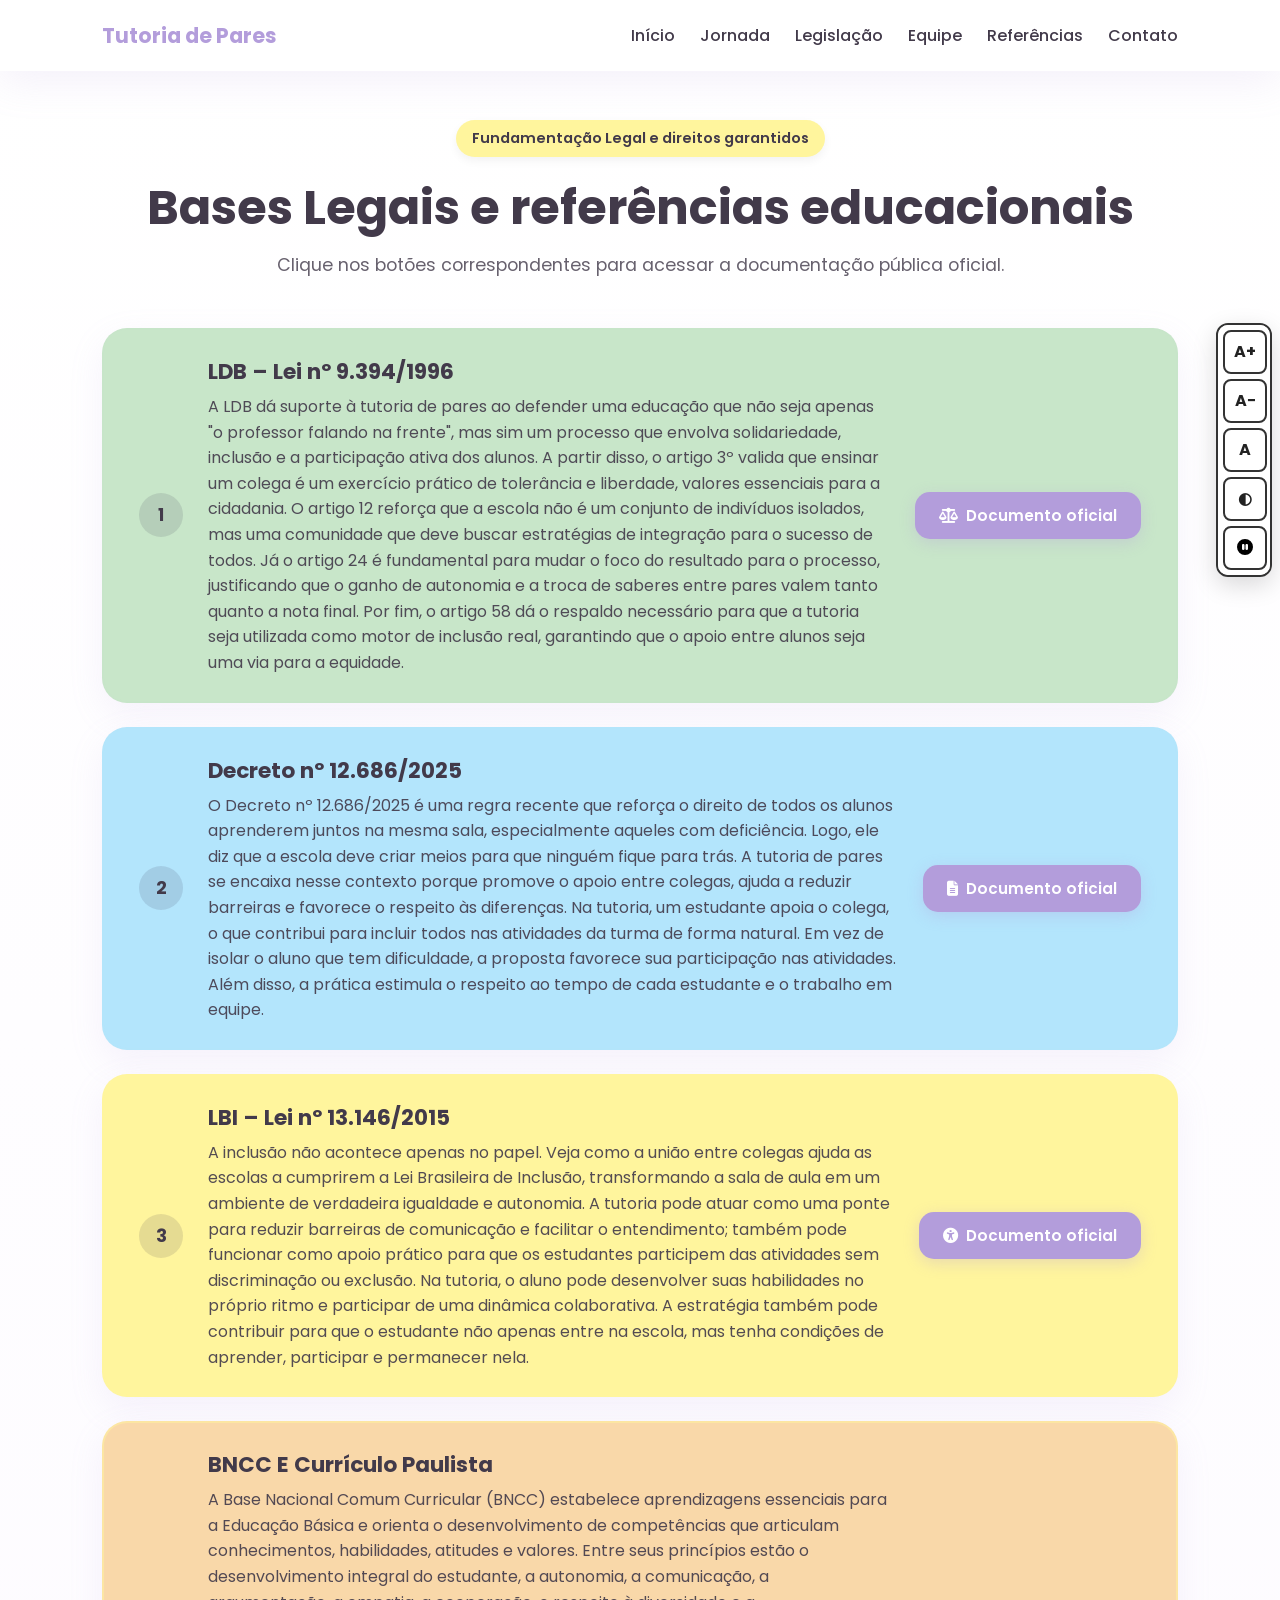
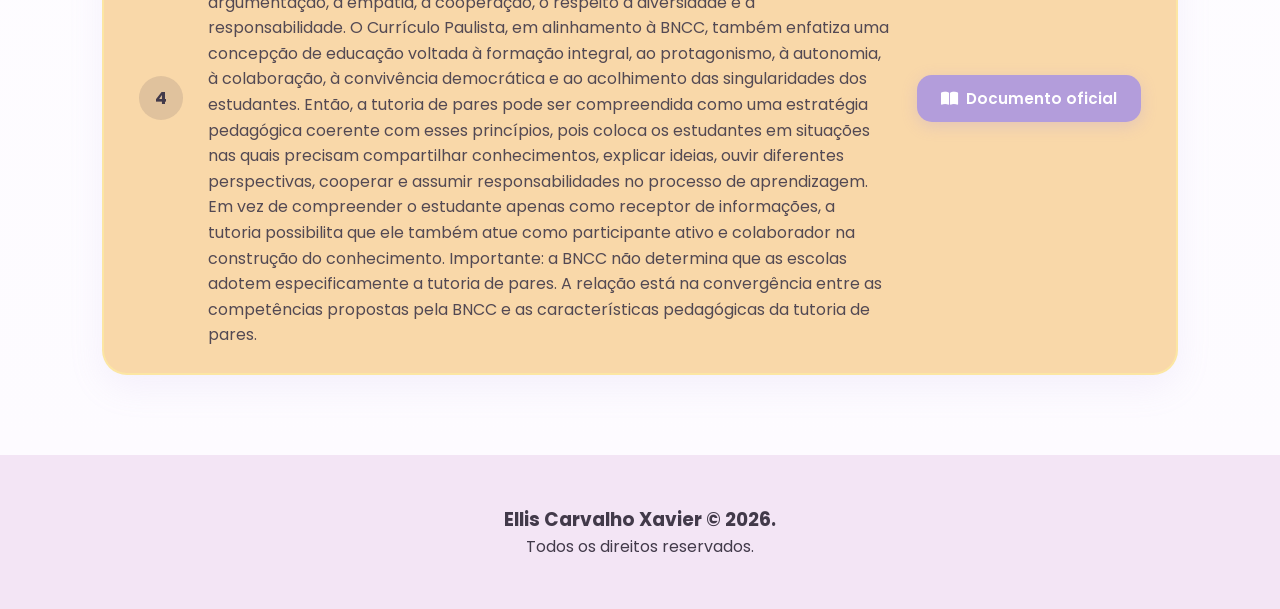
<file: legislacao.html>
<!DOCTYPE html>
<html lang="pt-BR">
<head>
  <meta charset="UTF-8">
  <meta name="viewport" content="width=device-width, initial-scale=1.0">
  <title>Legislação | Tutoria de Pares</title>
  <link rel="stylesheet" href="css/styles.css">
  <link rel="stylesheet" href="css/animations.css">
  <link rel="stylesheet" href="css/responsive.css">
  <link rel="stylesheet" href="css/acessibilidade.css">
  <link href="https://fonts.googleapis.com/css2?family=Poppins:wght@300;400;500;600;700;800&display=swap" rel="stylesheet">
  <link rel="stylesheet" href="https://cdnjs.cloudflare.com/ajax/libs/font-awesome/6.5.2/css/all.min.css">
</head>
<body>
  <a href="#main-content" class="skip-link">Pular para o conteúdo principal</a>

  <header id="header">
    <div class="logo" aria-label="Tutoria de Pares">Tutoria de Pares</div>
    <nav aria-label="Navegação principal">
      <a href="index.html">Início</a>
      <a href="jornada.html">Jornada</a>
      <a href="legislacao.html" aria-current="page">Legislação</a>
      <a href="sobre.html">Equipe</a>
      <a href="referencias.html">Referências</a>
      <a href="contato.html">Contato</a>
    </nav>
  </header>

  <main id="main-content">
    <section class="laws-page" aria-labelledby="laws-title">
      <div class="journey-header-badge" aria-hidden="true">Fundamentação Legal e direitos garantidos</div>

      <h1 id="laws-title">Bases Legais e referências educacionais</h1>

      <p class="laws-subtitle">Clique nos botões correspondentes para acessar a documentação pública oficial.</p>

      <div class="laws-container">
        <article class="law-row ldb-row" aria-labelledby="law-1-title">
          <div class="law-number" aria-hidden="true">1</div>
          <div class="law-info">
            <h2 id="law-1-title">LDB – Lei nº 9.394/1996</h2>
            <p>A LDB dá suporte à tutoria de pares ao defender uma educação que não seja apenas "o professor falando na frente", mas sim um processo que envolva solidariedade, inclusão e a participação ativa dos alunos. A partir disso, o artigo 3º valida que ensinar um colega é um exercício prático de tolerância e liberdade, valores essenciais para a cidadania. O artigo 12 reforça que a escola não é um conjunto de indivíduos isolados, mas uma comunidade que deve buscar estratégias de integração para o sucesso de todos. Já o artigo 24 é fundamental para mudar o foco do resultado para o processo, justificando que o ganho de autonomia e a troca de saberes entre pares valem tanto quanto a nota final. Por fim, o artigo 58 dá o respaldo necessário para que a tutoria seja utilizada como motor de inclusão real, garantindo que o apoio entre alunos seja uma via para a equidade.</p>
          </div>
          <a href="https://www.planalto.gov.br/ccivil_03/leis/l9394.htm" target="_blank" rel="noopener noreferrer" class="btn btn-law">
            <span aria-hidden="true"><i class="fa-solid fa-scale-balanced"></i></span>
            <span>Documento oficial</span>
            <span class="sr-only">Abre em nova aba</span>
          </a>
        </article>

        <article class="law-row decreto-row" aria-labelledby="law-2-title">
          <div class="law-number" aria-hidden="true">2</div>
          <div class="law-info">
            <h2 id="law-2-title">Decreto nº 12.686/2025</h2>
            <p>O Decreto nº 12.686/2025 é uma regra recente que reforça o direito de todos os alunos aprenderem juntos na mesma sala, especialmente aqueles com deficiência. Logo, ele diz que a escola deve criar meios para que ninguém fique para trás. A tutoria de pares se encaixa nesse contexto porque promove o apoio entre colegas, ajuda a reduzir barreiras e favorece o respeito às diferenças. Na tutoria, um estudante apoia o colega, o que contribui para incluir todos nas atividades da turma de forma natural. Em vez de isolar o aluno que tem dificuldade, a proposta favorece sua participação nas atividades. Além disso, a prática estimula o respeito ao tempo de cada estudante e o trabalho em equipe.</p>
          </div>
          <a href="https://www.in.gov.br/en/web/dou/-/decreto-n-12.686-de-20-de-outubro-de-2025-663689628" target="_blank" rel="noopener noreferrer" class="btn btn-law">
            <span aria-hidden="true"><i class="fa-solid fa-file-lines"></i></span>
            <span>Documento oficial</span>
            <span class="sr-only">Abre em nova aba</span>
          </a>
        </article>

        <article class="law-row lbi-row" aria-labelledby="law-3-title">
          <div class="law-number" aria-hidden="true">3</div>
          <div class="law-info">
            <h2 id="law-3-title">LBI – Lei nº 13.146/2015</h2>
            <p>A inclusão não acontece apenas no papel. Veja como a união entre colegas ajuda as escolas a cumprirem a Lei Brasileira de Inclusão, transformando a sala de aula em um ambiente de verdadeira igualdade e autonomia. A tutoria pode atuar como uma ponte para reduzir barreiras de comunicação e facilitar o entendimento; também pode funcionar como apoio prático para que os estudantes participem das atividades sem discriminação ou exclusão. Na tutoria, o aluno pode desenvolver suas habilidades no próprio ritmo e participar de uma dinâmica colaborativa. A estratégia também pode contribuir para que o estudante não apenas entre na escola, mas tenha condições de aprender, participar e permanecer nela.</p>
          </div>
          <a href="https://www.planalto.gov.br/ccivil_03/_ato2015-2018/2015/lei/l13146.htm" target="_blank" rel="noopener noreferrer" class="btn btn-law">
            <span aria-hidden="true"><i class="fa-solid fa-universal-access"></i></span>
            <span>Documento oficial</span>
            <span class="sr-only">Abre em nova aba</span>
          </a>
        </article>


        <article class="law-row lbi-row" aria-labelledby="law-4-title" style="background-color: #f9d8a9;">
          <div class="law-number" aria-hidden="true">4</div>
          <div class="law-info">
            <h2 id="law-4-title">BNCC E Currículo Paulista</h2>
            <p>A Base Nacional Comum Curricular (BNCC) estabelece aprendizagens essenciais para a Educação Básica e orienta o desenvolvimento de competências que articulam conhecimentos, habilidades, atitudes e valores. Entre seus princípios estão o desenvolvimento integral do estudante, a autonomia, a comunicação, a argumentação, a empatia, a cooperação, o respeito à diversidade e a responsabilidade. O Currículo Paulista, em alinhamento à BNCC, também enfatiza uma concepção de educação voltada à formação integral, ao protagonismo, à autonomia, à colaboração, à convivência democrática e ao acolhimento das singularidades dos estudantes. Então, a tutoria de pares pode ser compreendida como uma estratégia pedagógica coerente com esses princípios, pois coloca os estudantes em situações nas quais precisam compartilhar conhecimentos, explicar ideias, ouvir diferentes perspectivas, cooperar e assumir responsabilidades no processo de aprendizagem. Em vez de compreender o estudante apenas como receptor de informações, a tutoria possibilita que ele também atue como participante ativo e colaborador na construção do conhecimento. Importante: a BNCC não determina que as escolas adotem especificamente a tutoria de pares. A relação está na convergência entre as competências propostas pela BNCC e as características pedagógicas da tutoria de pares.</p>
          </div>
          <a href="https://basenacionalcomum.mec.gov.br/abase/#introducao" target="_blank" rel="noopener noreferrer" class="btn btn-law">
            <span aria-hidden="true"><i class="fa-solid fa-book-open"></i></span>
            <span>Documento oficial</span>
            <span class="sr-only">Abre em nova aba</span>
          </a>
        </article>





      </div>
    </section>
  </main>

  <footer>
    <h3>Ellis Carvalho Xavier &copy; 2026.</h3>
    <p>Todos os direitos reservados.</p>
  </footer>

  <script src="js/acessibilidade.js"></script>

</body>

</html>
</file>
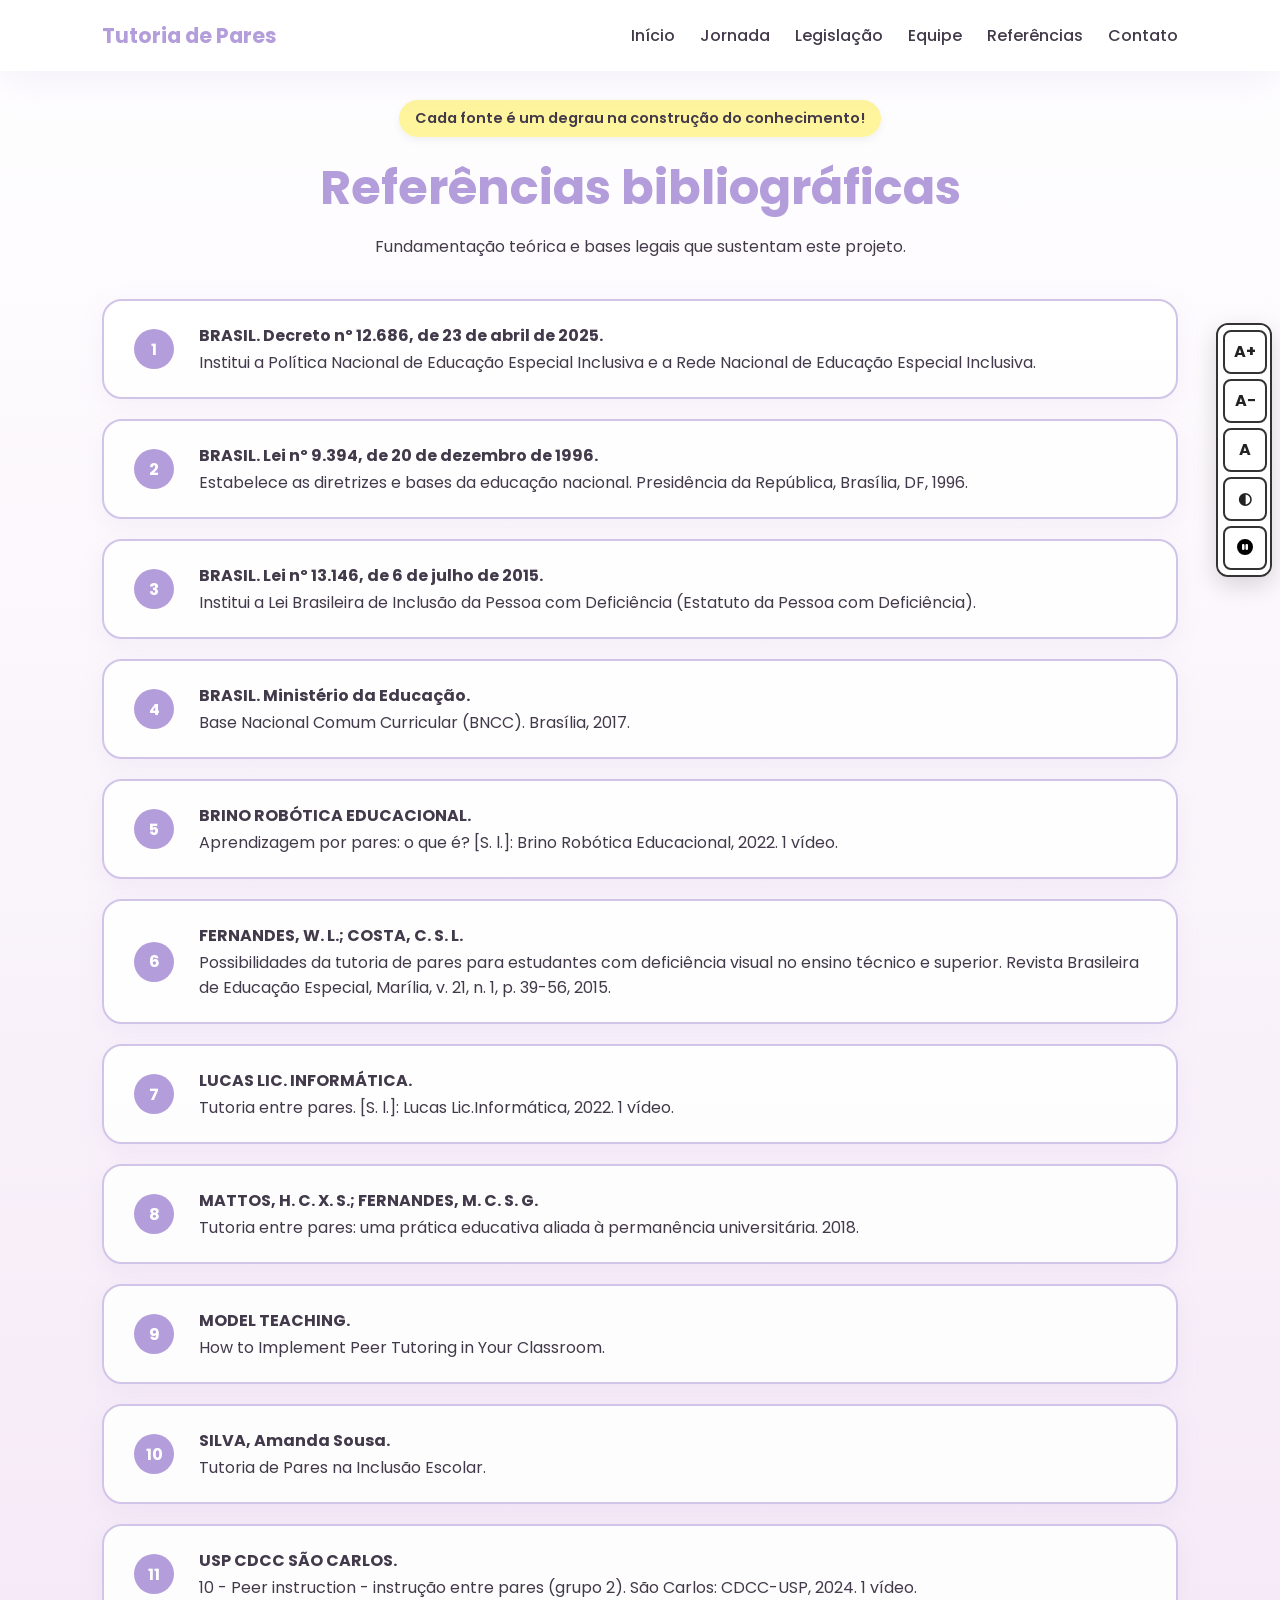
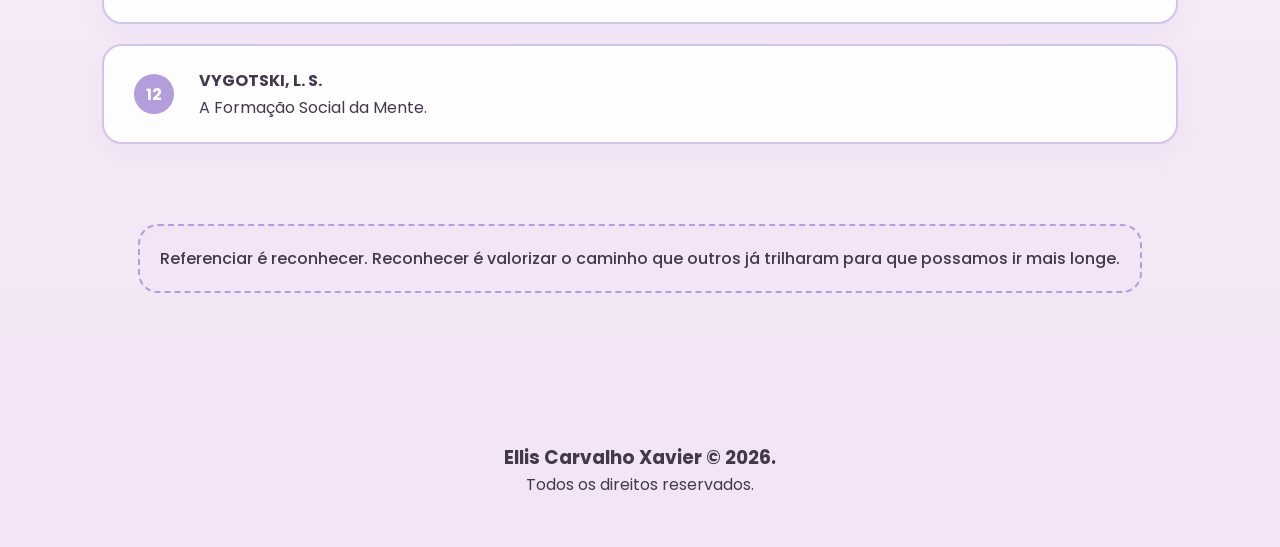
<file: referencias.html>
<!DOCTYPE html>
<html lang="pt-BR">

<head>
  <meta charset="UTF-8">
  <meta name="viewport" content="width=device-width, initial-scale=1.0">

  <title>Referências - Tutoria de Pares</title>

  <link rel="stylesheet" href="css/styles.css">
  <link rel="stylesheet" href="css/animations.css">
  <link rel="stylesheet" href="css/responsive.css">
  <link rel="stylesheet" href="css/acessibilidade.css">

  <link rel="preconnect" href="https://fonts.googleapis.com">
  <link rel="preconnect" href="https://fonts.gstatic.com" crossorigin>
  <link href="https://fonts.googleapis.com/css2?family=Poppins:wght@300;400;500;600;700;800&display=swap" rel="stylesheet">

  <link rel="stylesheet" href="https://cdnjs.cloudflare.com/ajax/libs/font-awesome/6.5.2/css/all.min.css">
</head>

<body>

  <a class="skip-link" href="#conteudo-principal">Pular para o conteúdo principal</a>

  <div class="accessibility-panel" aria-label="Opções de acessibilidade">
    <button type="button" id="increase-font" aria-label="Aumentar tamanho do texto">A+</button>
    <button type="button" id="decrease-font" aria-label="Diminuir tamanho do texto">A-</button>
    <button type="button" id="reset-font" aria-label="Restaurar tamanho original do texto">A</button>

    <button type="button" id="toggle-contrast" aria-label="Ativar ou desativar alto contraste">
      <i class="fa-solid fa-circle-half-stroke" aria-hidden="true"></i>
      <span>Contraste</span>
    </button>

    <button type="button" id="toggle-motion" aria-label="Reduzir animações da página">
      <i class="fa-solid fa-person-walking" aria-hidden="true"></i>
      <span>Reduzir animações</span>
    </button>
  </div>

  <header id="header">
    <div class="logo" aria-label="Tutoria de Pares">
      Tutoria de Pares
    </div>

    <nav aria-label="Navegação principal">
      <a href="index.html">Início</a>
      <a href="jornada.html">Jornada</a>
      <a href="legislacao.html">Legislação</a>
      <a href="sobre.html">Equipe</a>
      <a href="referencias.html" aria-current="page">Referências</a>
      <a href="contato.html">Contato</a>
    </nav>

    <button id="mobile-menu" type="button" aria-label="Abrir menu de navegação" aria-expanded="false" aria-controls="menu-principal">
      <i class="fa-solid fa-bars" aria-hidden="true"></i>
    </button>
  </header>

  <main id="conteudo-principal">

    <section class="library-section" aria-labelledby="titulo-referencias">
      <div class="journey-header-badge">
        Cada fonte é um degrau na construção do conhecimento!
      </div>

      <h1 id="titulo-referencias" class="references-title">Referências bibliográficas</h1>

      <p>
        Fundamentação teórica e bases legais que sustentam este projeto.
      </p>

      <div class="library-container">

       <a href="https://www.planalto.gov.br/ccivil_03/leis/l9394.htm" class="reference-row" target="_blank" rel="noopener noreferrer" aria-label="Referência 1: Decreto nº 12.686, de 23 de abril de 2025. Abrir fonte em nova aba.">
          <div class="ref-number" aria-hidden="true">1</div>
          <div class="ref-info">
            <p><strong>BRASIL. Decreto nº 12.686, de 23 de abril de 2025.</strong></p>
            <p>
              Institui a Política Nacional de Educação Especial
              Inclusiva e a Rede Nacional de Educação Especial Inclusiva.
            </p>
          </div>
        </a>   

        <a href="https://www.in.gov.br/en/web/dou/-/decreto-n-12.686-de-20-de-outubro-de-2025-663689628" class="reference-row" target="_blank" rel="noopener noreferrer" aria-label="Referência 2: Lei nº 9.394, de 20 de dezembro de 1996. Abrir fonte em nova aba.">
          <div class="ref-number" aria-hidden="true">2</div>
          <div class="ref-info">
            <p><strong>BRASIL. Lei nº 9.394, de 20 de dezembro de 1996.</strong></p>
            <p>
              Estabelece as diretrizes e bases da educação nacional.
              Presidência da República, Brasília, DF, 1996.
            </p>
          </div>
        </a>

        <a href="https://www.planalto.gov.br/ccivil_03/_ato2015-2018/2015/lei/l13146.htm" class="reference-row" target="_blank" rel="noopener noreferrer" aria-label="Referência 3: Lei Brasileira de Inclusão. Abrir fonte em nova aba.">
          <div class="ref-number" aria-hidden="true">3</div>
          <div class="ref-info">
            <p><strong>BRASIL. Lei nº 13.146, de 6 de julho de 2015.</strong></p>
            <p>
              Institui a Lei Brasileira de Inclusão da Pessoa com
              Deficiência (Estatuto da Pessoa com Deficiência).
            </p>
          </div>
        </a>

        <a href="https://basenacionalcomum.mec.gov.br/abase/" class="reference-row" target="_blank" rel="noopener noreferrer" aria-label="Referência 4: Base Nacional Comum Curricular. Abrir fonte em nova aba.">
          <div class="ref-number" aria-hidden="true">4</div>
          <div class="ref-info">
            <p><strong>BRASIL. Ministério da Educação.</strong></p>
            <p>Base Nacional Comum Curricular (BNCC). Brasília, 2017.</p>
          </div>
        </a>

        <a href="https://youtu.be/owATo-yIpOY" class="reference-row" target="_blank" rel="noopener noreferrer" aria-label="Referência 5: Aprendizagem por pares. Vídeo. Abrir em nova aba.">
          <div class="ref-number" aria-hidden="true">5</div>
          <div class="ref-info">
            <p><strong>BRINO ROBÓTICA EDUCACIONAL.</strong></p>
            <p>
              Aprendizagem por pares: o que é?
              [S. l.]: Brino Robótica Educacional, 2022. 1 vídeo.
            </p>
          </div>
        </a>

        <a href="http://educa.fcc.org.br/pdf/rbee/v21n1/1413-6538-rbee-21-01-00039.pdf" class="reference-row" target="_blank" rel="noopener noreferrer" aria-label="Referência 6: Fernandes e Costa, 2015. Abrir PDF em nova aba.">
          <div class="ref-number" aria-hidden="true">6</div>
          <div class="ref-info">
            <p><strong>FERNANDES, W. L.; COSTA, C. S. L.</strong></p>
            <p>
              Possibilidades da tutoria de pares para estudantes
              com deficiência visual no ensino técnico e superior.
              Revista Brasileira de Educação Especial, Marília,
              v. 21, n. 1, p. 39-56, 2015.
            </p>
          </div>
        </a>

        <a href="https://youtu.be/WbCB2Jt2z2s?si=zuOfNWDwJqG6hY_K" class="reference-row" target="_blank" rel="noopener noreferrer" aria-label="Referência 7: Tutoria entre pares. Vídeo. Abrir em nova aba.">
          <div class="ref-number" aria-hidden="true">7</div>
          <div class="ref-info">
            <p><strong>LUCAS LIC. INFORMÁTICA.</strong></p>
            <p>
              Tutoria entre pares. [S. l.]:
              Lucas Lic.Informática, 2022. 1 vídeo.
            </p>
          </div>
        </a>

        <a href="https://www.reveduc.ufscar.br/index.php/reveduc/article/view/5018/1379" class="reference-row" target="_blank" rel="noopener noreferrer" aria-label="Referência 8: Tutoria entre pares. Abrir fonte em nova aba.">
          <div class="ref-number" aria-hidden="true">8</div>
          <div class="ref-info">
            <p><strong>MATTOS, H. C. X. S.; FERNANDES, M. C. S. G.</strong></p>
            <p>
              Tutoria entre pares: uma prática educativa aliada
              à permanência universitária. 2018.
            </p>
          </div>
        </a>

        <a href="https://www.modelteaching.com/education-articles/teaching-strategies/how-to-implement-peer-tutoring-in-your-classroom" class="reference-row" target="_blank" rel="noopener noreferrer" aria-label="Referência 9: Model Teaching. Abrir fonte em nova aba.">
          <div class="ref-number" aria-hidden="true">9</div>
          <div class="ref-info">
            <p><strong>MODEL TEACHING.</strong></p>
            <p>How to Implement Peer Tutoring in Your Classroom.</p>
          </div>
        </a>

        <a href="https://repositorio.ifg.edu.br/bitstream/prefix/1202/1/TCC_AmandaSousa.pdf" class="reference-row" target="_blank" rel="noopener noreferrer" aria-label="Referência 10: Tutoria de Pares na Inclusão Escolar. Abrir PDF em nova aba.">
          <div class="ref-number" aria-hidden="true">10</div>
          <div class="ref-info">
            <p><strong>SILVA, Amanda Sousa.</strong></p>
            <p>Tutoria de Pares na Inclusão Escolar.</p>
          </div>
        </a>

        <a href="https://youtu.be/fNM5S9WVlro?si=Phx114rA5C0xRSM8" class="reference-row" target="_blank" rel="noopener noreferrer" aria-label="Referência 11: Peer instruction. Vídeo. Abrir em nova aba.">
          <div class="ref-number" aria-hidden="true">11</div>
          <div class="ref-info">
            <p><strong>USP CDCC SÃO CARLOS.</strong></p>
            <p>
              10 - Peer instruction - instrução entre pares
              (grupo 2). São Carlos: CDCC-USP, 2024. 1 vídeo.
            </p>
          </div>
        </a>

        <a href="https://www.mackenzie.br/fileadmin/ARQUIVOS/Public/1-mackenzie/universidade/pro-reitoria/graduacao-assuntos-acad/forum/X_Forum/LIVRO.VYGOTSKY.FORMACAO.MENTE.pdf" class="reference-row" target="_blank" rel="noopener noreferrer" aria-label="Referência 12: A formação social da mente. Abrir PDF em nova aba.">
          <div class="ref-number" aria-hidden="true">12</div>
          <div class="ref-info">
            <p><strong>VYGOTSKI, L. S.</strong></p>
            <p>A Formação Social da Mente.</p>
          </div>
        </a>

      </div>

      <div class="ref-footer-box">
        <p>
          Referenciar é reconhecer. Reconhecer é valorizar o caminho
          que outros já trilharam para que possamos ir mais longe.
        </p>
      </div>
    </section>

  </main>

  <footer>
    <h3>Ellis Carvalho Xavier &copy; 2026.</h3>
    <p>Todos os direitos reservados.</p>
  </footer>

  <script src="js/acessibilidade.js"></script>

</body>

</html>
</file>
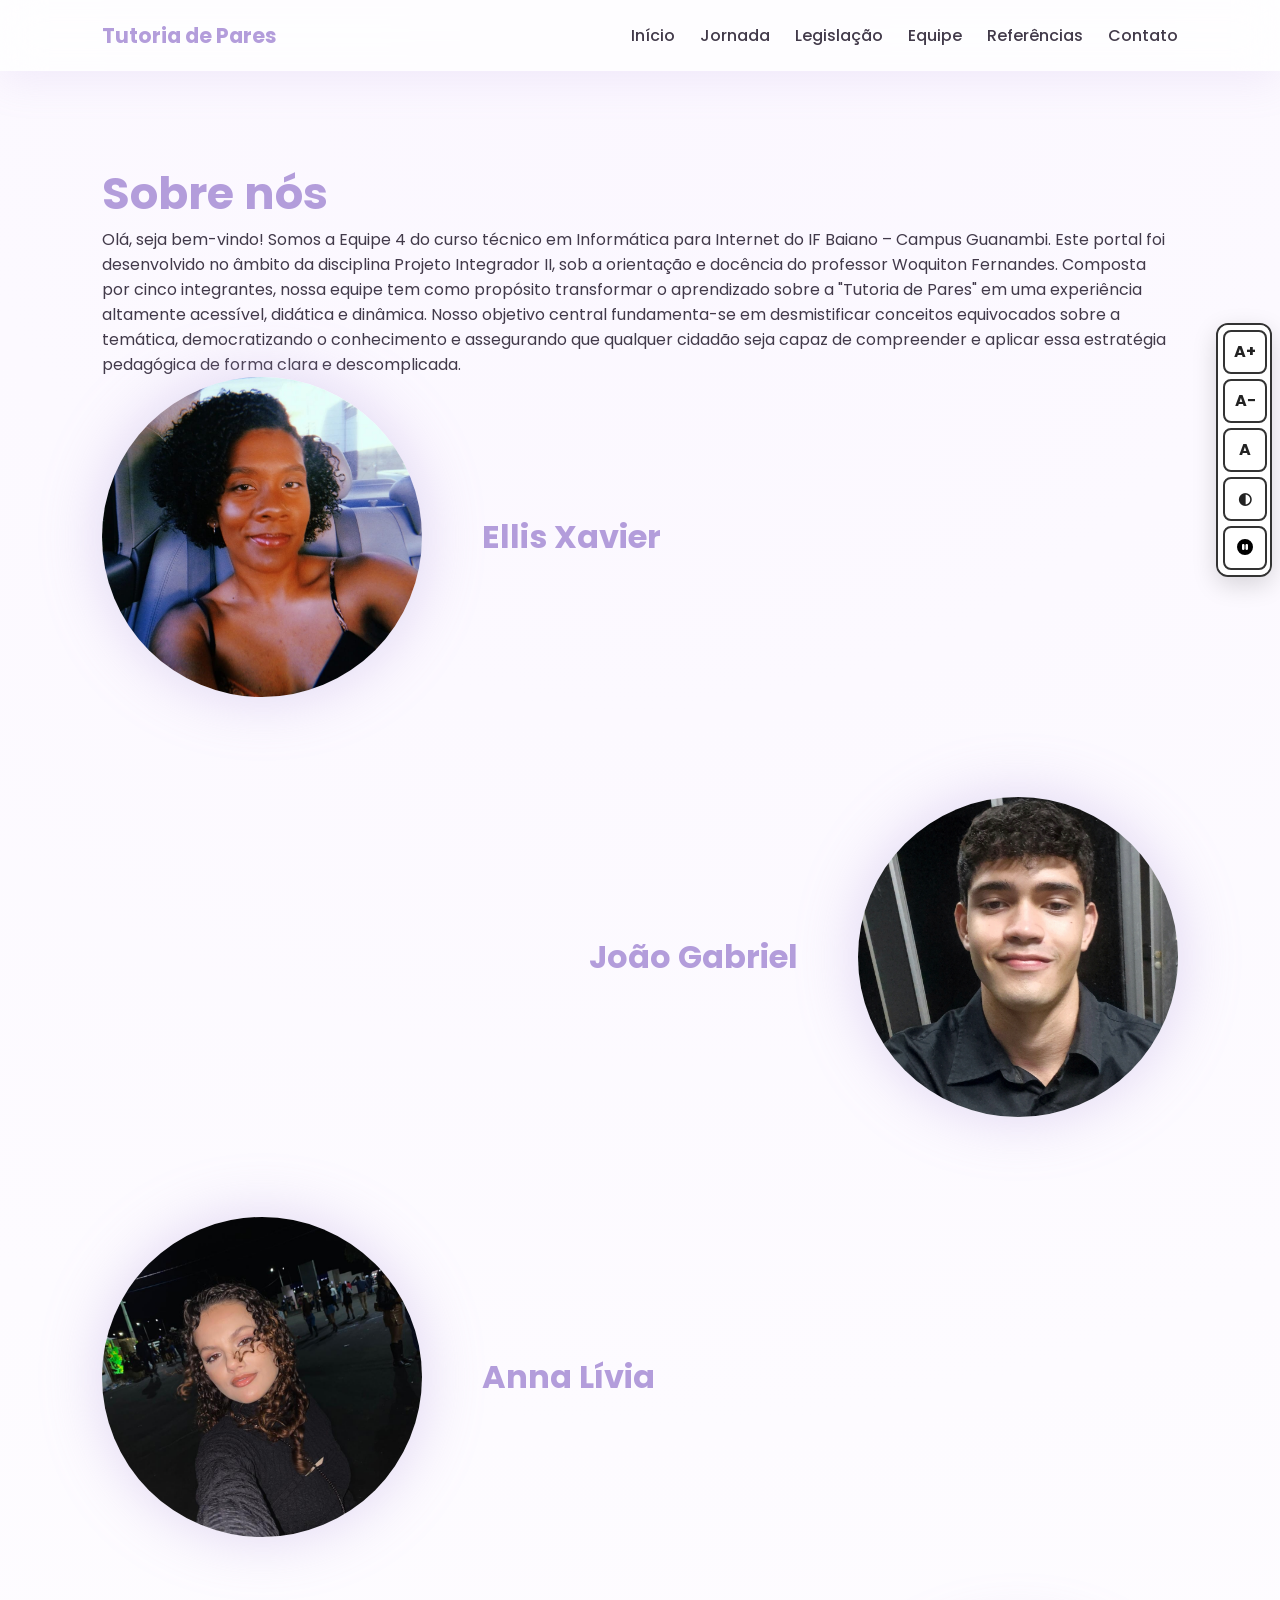
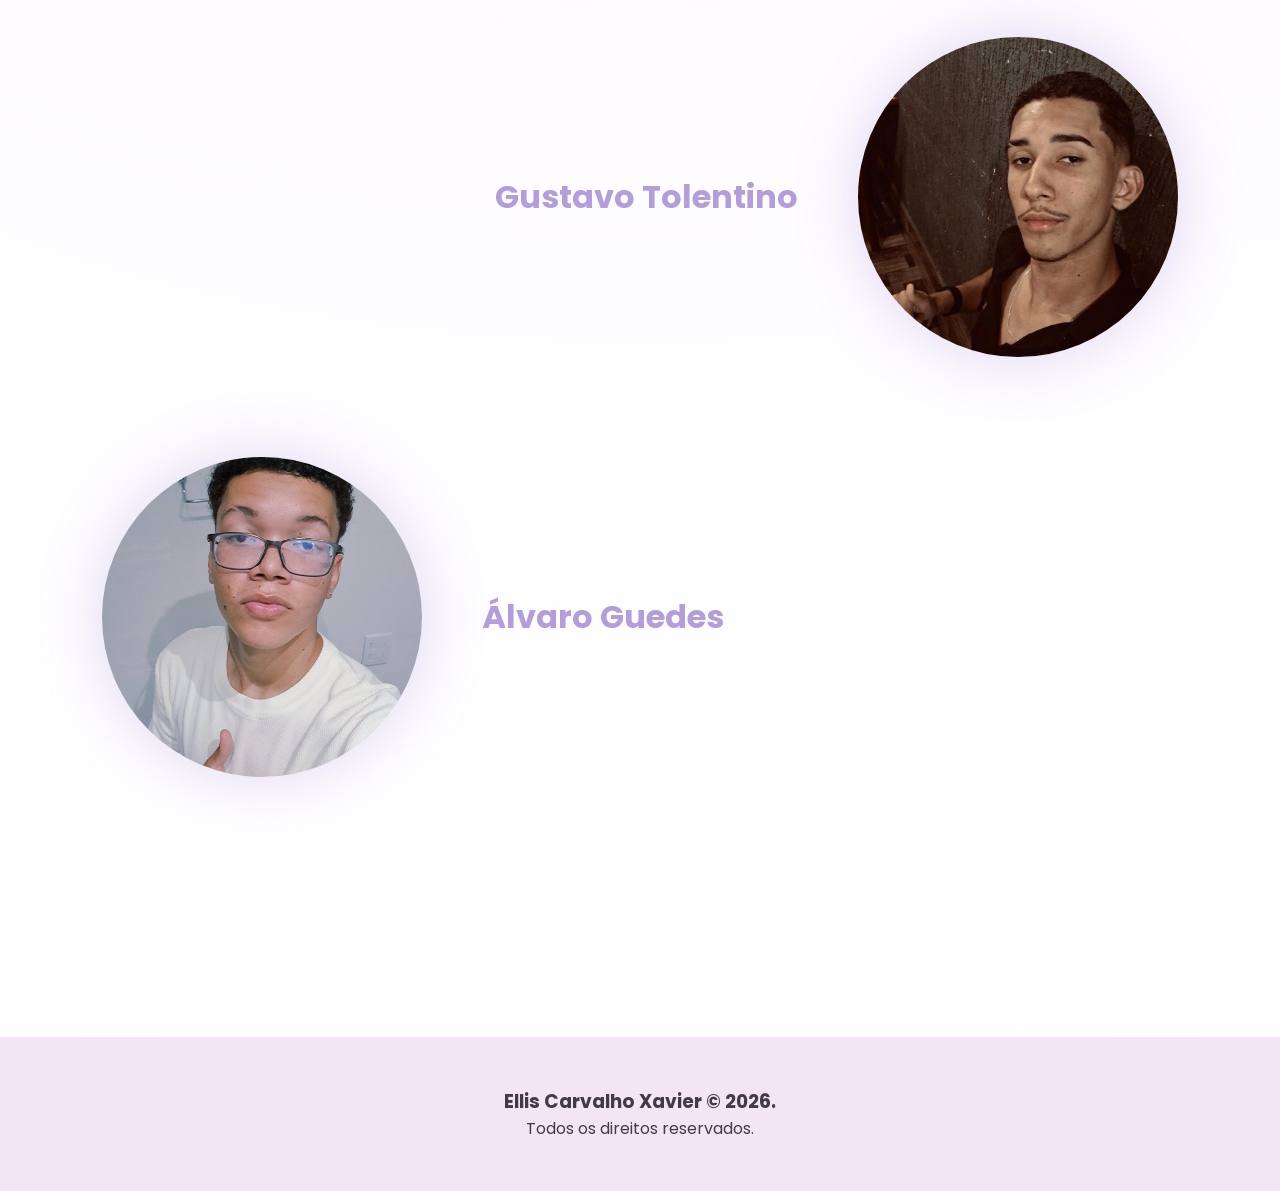
<file: sobre.html>
<!DOCTYPE html>
<html lang="pt-BR">
<head>
  <meta charset="UTF-8">
  <meta name="viewport" content="width=device-width, initial-scale=1.0">
  <title>Equipe - Tutoria de Pares</title>
  <link rel="stylesheet" href="css/styles.css">
  <link rel="stylesheet" href="css/animations.css">
  <link rel="stylesheet" href="css/responsive.css">
  <link rel="stylesheet" href="css/acessibilidade.css">
  <link rel="preconnect" href="https://fonts.googleapis.com">
  <link rel="preconnect" href="https://fonts.gstatic.com" crossorigin>
  <link href="https://fonts.googleapis.com/css2?family=Poppins:wght@300;400;500;600;700;800&display=swap" rel="stylesheet">
  <link rel="stylesheet" href="https://cdnjs.cloudflare.com/ajax/libs/font-awesome/6.5.2/css/all.min.css">
</head>
<body>
  <a class="skip-link" href="#conteudo-principal">Pular para o conteúdo principal</a>

  <div class="accessibility-panel" aria-label="Opções de acessibilidade">
    <button type="button" id="increase-font" aria-label="Aumentar tamanho do texto">A+</button>
    <button type="button" id="decrease-font" aria-label="Diminuir tamanho do texto">A-</button>
    <button type="button" id="reset-font" aria-label="Restaurar tamanho original do texto">A</button>
    <button type="button" id="toggle-contrast" aria-label="Ativar ou desativar alto contraste">
      <i class="fa-solid fa-circle-half-stroke" aria-hidden="true"></i>
      <span>Contraste</span>
    </button>
    <button type="button" id="toggle-motion" aria-label="Reduzir animações da página">
      <i class="fa-solid fa-person-walking" aria-hidden="true"></i>
      <span>Reduzir animações</span>
    </button>
  </div>

  <header id="header">
    <div class="logo" aria-label="Tutoria de Pares">Tutoria de Pares</div>
    <nav aria-label="Navegação principal">
      <a href="index.html">Início</a>
      <a href="jornada.html">Jornada</a>
      <a href="legislacao.html">Legislação</a>
      <a href="sobre.html" aria-current="page">Equipe</a>
      <a href="referencias.html">Referências</a>
      <a href="contato.html">Contato</a>
    </nav>
    <button id="mobile-menu" type="button" aria-label="Abrir menu de navegação" aria-expanded="false" aria-controls="menu-principal">
      <i class="fa-solid fa-bars" aria-hidden="true"></i>
    </button>
  </header>

  <main id="conteudo-principal">
    <section class="team-section" aria-labelledby="titulo-equipe">
      <h1 id="titulo-equipe">Sobre nós</h1>
      <p>Olá, seja bem-vindo! Somos a Equipe 4 do curso técnico em Informática para Internet do IF Baiano – Campus Guanambi. Este portal foi desenvolvido no âmbito da disciplina Projeto Integrador II, sob a orientação e docência do professor Woquiton Fernandes. Composta por cinco integrantes, nossa equipe tem como propósito transformar o aprendizado sobre a "Tutoria de Pares" em uma experiência altamente acessível, didática e dinâmica. Nosso objetivo central fundamenta-se em desmistificar conceitos equivocados sobre a temática, democratizando o conhecimento e assegurando que qualquer cidadão seja capaz de compreender e aplicar essa estratégia pedagógica de forma clara e descomplicada.</p>

      <div class="member">
        <div class="member-photo">
          <img src="imagens/ellis.png" alt="Foto de Ellis Xavier">
        </div>
        <div class="member-text">
          <h2>Ellis Xavier</h2>
        </div>
      </div>

      <div class="member">
        <div class="member-photo">
          <img src="imagens/joao.png" alt="Foto de João Gabriel">
        </div>
        <div class="member-text">
          <h2>João Gabriel</h2>
        </div>
      </div>

      <div class="member">
        <div class="member-photo">
          <img src="imagens/anna.png" alt="Foto de Anna Lívia">
        </div>
        <div class="member-text">
          <h2>Anna Lívia</h2>
        </div>
      </div>

      <div class="member">
        <div class="member-photo">
          <img src="imagens/gustavo.png" alt="Foto de Gustavo Tolentino">
        </div>
        <div class="member-text">
          <h2>Gustavo Tolentino</h2>
        </div>
      </div>

      <div class="member">
        <div class="member-photo">
          <img src="imagens/alvaro.jpeg" alt="Foto de Álvaro Guedes">
        </div>
        <div class="member-text">
          <h2>Álvaro Guedes</h2>
        </div>
      </div>
    </section>
  </main>

  <footer>
    <h3>Ellis Carvalho Xavier &copy; 2026.</h3>
    <p>Todos os direitos reservados.</p>
  </footer>

  <script src="js/acessibilidade.js"></script>
</body>
</html>
</file>
<file: css/styles.css>
﻿:root {
    --lilas-principal: #b39ddb;
    --lilas-secundario: #d1c4e9;
    --lilas-claro: #f3e5f5;
    --amarelo-pastel: #fff59d;
    --azul-pastel: #b3e5fc;
    --verde-pastel: #c8e6c9;
    --texto: #423a4a;
    --branco: #ffffff;
}

.references-title {
    font-size: 3rem;
    color: var(--lilas-principal);
    margin-bottom: 10px;
}

* {
    margin: 0;
    padding: 0;
    box-sizing: border-box;
    font-family: "Poppins", sans-serif;
}

a {
    text-decoration: none;
}

html {
    scroll-behavior: smooth; 
}

body {
    background: radial-gradient(circle at top, #fbf7ff, #ffffff); 
    color: var(--texto);
    overflow-x: hidden;
}

header {
    position: fixed;
    top: 0;
    width: 100%;
    z-index: 999;
    padding: 20px 8%;
    display: flex;
    justify-content: space-between;
    align-items: center;
    background: rgba(255, 255, 255, 0.75);
    backdrop-filter: blur(20px);
    box-shadow: 0 10px 40px rgba(179, 157, 219, 0.15); 
}

.logo {
    font-size: 1.3rem;
    font-weight: 700;
    color: var(--lilas-principal);
}

nav {
    display: flex;
    gap: 25px;
}

nav a {
    text-decoration: none;
    color: var(--texto);
    font-weight: 500;
    transition: 0.3s;
}

nav a:hover {
    color: var(--lilas-principal);
}

#mobile-menu {
    display: none;
    border: none;
    background: none;
    font-size: 1.5rem;
}




.hero {
    min-height: 100vh;
    display: flex;
    align-items: center;
    padding: 120px 8%;
    position: relative;
    overflow: hidden;
}

.hero::before {
    content: "";
    position: absolute;
    width: 600px;
    height: 600px;
    background: radial-gradient(circle, rgba(209, 196, 233, 0.4), transparent); 
    top: -200px;
    right: -200px;
}

.hero-content {
    display: grid;
    grid-template-columns: 1fr 1fr;
    gap: 60px;
    align-items: center;
}

.hero-badge {
    display: inline-block;
    padding: 12px 24px;
    border-radius: 999px;
    background: var(--lilas-claro);
    font-weight: 600;
    color: var(--lilas-principal);
    margin-bottom: 20px;
}

.hero-right img {
    width: 100%;
    max-width: 650px;
    animation: floating 6s infinite ease-in-out;
}

.badge {
    background: var(--lilas-claro);
    color: var(--lilas-principal);
    padding: 12px 20px;
    border-radius: 50px;
    font-weight: 600;
    display: inline-block;
    margin-bottom: 25px;
}

.hero h1 {
    font-size: 4rem;
    line-height: 1.1;
}

.hero h1 span {
    color: var(--lilas-principal);
}

.hero p {
    margin-top: 25px;
    line-height: 1.9;
    font-size: 1.1rem;
}

.hero-buttons {
    margin-top: 35px;
    display: flex;
    gap: 20px;
}

.btn-primary {
    background: var(--lilas-principal);
    color: white;
    text-decoration: none;
    padding: 15px 30px;
    border-radius: 15px;
    font-weight: 600;
    transition: 0.3s;
}

.btn-primary:hover {
    transform: translateY(-4px);
    box-shadow: 0 8px 20px rgba(179, 157, 219, 0.4);
}

.btn-secondary {
    background: white;
    color: var(--lilas-principal);
    text-decoration: none;
    padding: 15px 30px;
    border-radius: 15px;
    border: 2px solid var(--lilas-principal);
    transition: 0.3s;
}

.btn-secondary:hover {
    background: var(--lilas-claro);
    transform: translateY(-4px);
}

.hero-image {
    flex: 1;
    display: flex;
    justify-content: center;
}

.hero-image img {
    width: 100%;
    max-width: 650px;
    animation: floating 6s infinite ease-in-out;
}




.preview {
    padding: 100px 8%;
    text-align: center;
    background: linear-gradient(180deg, var(--branco), #fbf9fe);
}

.preview h2 {
    font-size: 2.8rem;
    color: var(--lilas-principal);
    margin-bottom: 10px;
}

.preview p {
    font-size: 1.1rem;
    color: var(--texto);
    max-width: 600px;
    margin: 0 auto 50px auto;
    opacity: 0.9;
}

.map-showcase-container {
    display: grid;
    grid-template-columns: 320px 1fr;
    gap: 40px;
    align-items: center;
    max-width: 1300px;
    margin: 0 auto;
    text-align: left;
}



.map-glossary {
    background: rgba(255, 255, 255, 0.85);
    backdrop-filter: blur(15px);
    border: 2px solid var(--lilas-secundario);
    border-radius: 30px;
    padding: 30px 25px;
    box-shadow: 0 15px 40px rgba(179, 157, 219, 0.12);
}

.map-glossary h3 {
    color: var(--texto);
    font-size: 1.3rem;
    margin-bottom: 20px;
    border-bottom: 2px dashed var(--lilas-secundario);
    padding-bottom: 10px;
}

.map-glossary ul {
    list-style: none;
    display: flex;
    flex-direction: column;
    gap: 12px;
}

.map-glossary ul li {
    font-size: 0.95rem;
    font-weight: 500;
    color: var(--texto);
    display: flex;
    align-items: center;
    gap: 12px;
    padding: 6px 10px;
    border-radius: 12px;
    transition: 0.2s ease-in-out;
}



.map-glossary ul li:hover {
    background: var(--lilas-claro);
    transform: translateX(5px);
}



.g-num {
    width: 26px;
    height: 26px;
    border-radius: 50%;
    background: var(--lilas-principal);
    color: white;
    display: flex;
    justify-content: center;
    align-items: center;
    font-weight: 700;
    font-size: 0.8rem;
}

.map-glossary ul li:nth-child(even) .g-num {
    background: var(--azul-pastel);
    color: var(--texto);
}
.map-glossary ul li:nth-child(3) .g-num {
    background: var(--verde-pastel);
    color: var(--texto);
}
.map-glossary ul li:nth-child(4) .g-num {
    background: var(--amarelo-pastel);
    color: var(--texto);
}

.glossary-footer {
    margin-top: 20px;
    font-size: 0.85rem;
    text-align: center;
    font-weight: 600;
    color: var(--lilas-principal);
    font-style: italic;
}


.map-image-wrapper {
    position: relative;
    width: 100%;
    max-width: 940px;
    border-radius: 35px;
    overflow: hidden;
    box-shadow: 0 20px 50px rgba(179, 157, 219, 0.2);
    transition: transform 0.4s ease;
}

.map-image-wrapper:hover {
    transform: scale(1.015);
}

.interactive-map-img {
    width: 100%;
    height: auto;
    display: block;
    max-width: 100%;
}


.map-overlay-badge {
    position: absolute;
    bottom: 20px;
    right: 20px;
    background: rgba(255, 255, 255, 0.9);
    backdrop-filter: blur(5px);
    color: var(--texto);
    padding: 8px 18px;
    border-radius: 20px;
    font-weight: 600;
    font-size: 0.85rem;
    box-shadow: 0 5px 15px rgba(0,0,0,0.08);
}


@media (max-width: 950px) {
    .map-showcase-container {
        grid-template-columns: 1fr; 
        gap: 30px;
    }
    
    .map-glossary {
        order: 2; 
    }
}




.journey-map {
    width: 100%;
    max-width: 1400px;
    margin: auto;
    position: relative;
    padding: 100px 0 200px;
}

.road {
    position: absolute;
    left: 50%;
    top: 0;
    width: 12px;
    height: 100%;
    transform: translateX(-50%);
    border-radius: 999px;
    background: linear-gradient(#fff59d, #b39ddb, #b3e5fc); 
}

.station {
    width: 320px;
    padding: 25px;
    border-radius: 30px;
    background: rgba(255, 255, 255, 0.8);
    backdrop-filter: blur(20px);
    box-shadow: 0 20px 60px rgba(179, 157, 219, 0.15);
    position: relative;
    cursor: pointer;
    transition: 0.4s;
    margin-bottom: 80px;
    overflow: hidden;
}

.station:hover {
    transform: translateY(-10px) scale(1.05);
    box-shadow: 0 30px 70px rgba(179, 157, 219, 0.3);
}

.left {
    margin-left: 8%;
}

.right {
    margin-left: auto;
    margin-right: 8%;
}

.center {
    margin: auto;
}

.icon {
    width: 60px;
    height: 60px;
    margin: auto;
    border-radius: 50%;
    background: linear-gradient(135deg, var(--lilas-principal), var(--azul-pastel));
    display: flex;
    justify-content: center;
    align-items: center;
    font-size: 20rem;
    color: white;
    margin-bottom: 20px;
}

.station h3 {
    text-align: center;
    color: var(--texto);
}


.station::before {
    content: "";
    position: absolute;
    width: 120px;
    height: 120px;
    background: rgba(179, 157, 219, 0.2);
    border-radius: 50%;
    top: -50px;
    right: -50px;
}

.station::after {
    content: "";
    position: absolute;
    width: 120px;
    height: 120px;
    background: rgba(179, 157, 219, 0.25);
    filter: blur(40px);
    border-radius: 50%;
    top: -30px;
    right: -30px;
    z-index: -1;
}




.station {
    cursor: pointer;
    position: relative;
    transition: transform 0.3s cubic-bezier(0.175, 0.885, 0.32, 1.275);
}


.modal {
    display: none; 
    position: fixed;
    top: 0;
    left: 0;
    width: 100%;
    height: 100%;
    background-color: rgba(45, 33, 66, 0.4); 
    backdrop-filter: blur(8px); 
    z-index: 1000;
    justify-content: center;
    align-items: center;
    padding: 20px;
    animation: fadeIn 0.3s ease;
}




.modal-content {
    background: var(--branco);
    width: 100%;
    max-width: 700px;
    max-height: 85vh;
    border-radius: 35px;
    padding: 35px;
    box-shadow: 0 30px 70px rgba(179, 157, 219, 0.3);
    position: relative;
    overflow-y: auto; 
    animation: slideUp 0.4s cubic-bezier(0.175, 0.885, 0.32, 1.15);
}


.close {
    position: absolute;
    top: 25px;
    right: 30px;
    font-size: 2.2rem;
    font-weight: bold;
    color: var(--lilas-principal);
    cursor: pointer;
    transition: 0.2s;
    line-height: 1;
}

.close:hover {
    color: var(--texto);
    transform: scale(1.1);
}


.modal-header {
    margin-bottom: 25px;
}

.modal-badge {
    background: var(--lilas-claro);
    color: var(--lilas-principal);
    padding: 6px 16px;
    border-radius: 20px;
    font-size: 0.85rem;
    font-weight: 700;
    display: inline-block;
    margin-bottom: 10px;
}

.modal-header h2 {
    font-size: 2rem;
    color: var(--texto);
}


.video-container {
    position: relative;
    padding-bottom: 56.25%;
    height: 0;
    overflow: hidden;
    border-radius: 20px;
    background: #000;
    margin-bottom: 25px;
    box-shadow: 0 10px 30px rgba(0,0,0,0.06);
}

.video-container iframe {
    position: absolute;
    top: 0;
    left: 0;
    width: 100%;
    height: 100%;
    border: 0;
}



/* parte para modal com foto */

.image-container {
    width: 100%;
    overflow: hidden;
    border-radius: 20px;
    background: var(--lilas-claro); 
    margin-bottom: 25px;
    box-shadow: 0 10px 30px rgba(179, 157, 219, 0.15);
    display: flex;
    justify-content: center;
    align-items: center;
}

.modal-img {
    width: 100%;
    height: auto;
    max-height: 500px; 
    object-fit: cover; 
    display: block;
    transition: transform 0.3s ease;
}



/* parte para modal com foto */

.article-text {
    font-size: 1.05rem;
    line-height: 1.7;
    color: var(--texto);
    margin-bottom: 25px;
    text-align: justify;
}

.links-box {
    background: var(--lilas-claro);
    border: 2px dashed var(--lilas-principal);
    border-radius: 22px;
    padding: 20px;
}

.links-box h4 {
    color: var(--texto);
    margin-bottom: 12px;
    font-size: 1.1rem;
}

.links-box ul {
    list-style: none;
    display: flex;
    flex-direction: column;
    gap: 10px;
}

.links-box ul li a {
    display: flex;
    align-items: center;
    gap: 10px;
    color: var(--texto);
    text-decoration: none;
    font-weight: 600;
    background: var(--branco);
    padding: 12px 18px;
    border-radius: 12px;
    transition: 0.3s;
    box-shadow: 0 4px 10px rgba(179, 157, 219, 0.05);
}

.links-box ul li a:hover {
    background: var(--amarelo-pastel);
    transform: translateX(5px);
}

@keyframes fadeIn {
    from { opacity: 0; }
    to { opacity: 1; }
}

@keyframes slideUp {
    from { transform: translateY(40px); opacity: 0; }
    to { transform: translateY(0); opacity: 1; }
}


.team-section h1 {
    color: var(--lilas-principal);
    font-size: 2.8rem;
}

.team-section h2 {
    color: var(--lilas-principal);
    font-size: 2rem;
}

.team-section {
    padding: 160px 8%;
}

.member {
    display: flex;
    align-items: center;
    gap: 60px;
    margin-bottom: 100px;
}

.member:nth-child(even) {
    flex-direction: row-reverse;
}

.member-photo {
    width: 320px;
    height: 320px;
    border-radius: 50%;
    overflow: hidden;
    box-shadow: 0 0 60px rgba(179, 157, 219, 0.4); 
}

.member-photo img {
    width: 100%;
    height: 100%;
    object-fit: cover;
}




.bibliografia, .laws-page {
    padding: 120px 8% 80px 8%;
    text-align: center;
    background: linear-gradient(180deg, var(--branco), #fdfbff);
}

.laws-page h1 {
    font-size: 3rem;
    color: var(--texto);
    margin-bottom: 8px;
}

.laws-subtitle {
    font-size: 1.1rem;
    color: var(--texto);
    opacity: 0.8;
    margin-bottom: 50px;
}

.laws-container {
    max-width: 1100px;
    margin: 0 auto;
    display: flex;
    flex-direction: column;
    gap: 24px;
}

.law-row {
    padding: 25px 35px;
    border-radius: 25px;
    display: flex;
    align-items: center;
    gap: 25px;
    text-align: left;
    box-shadow: 0 12px 35px rgba(179, 157, 219, 0.12);
    transition: transform 0.3s ease, box-shadow 0.3s ease;
    border: 2px solid transparent;
}

.law-row:hover {
    transform: translateX(8px);
    box-shadow: 0 15px 45px rgba(179, 157, 219, 0.2);
}

.law-number {
    width: 44px;
    height: 44px;
    border-radius: 50%;
    background: rgba(45, 33, 66, 0.12);
    color: var(--texto);
    display: flex;
    justify-content: center;
    align-items: center;
    font-weight: 700;
    font-size: 1.1rem;
    flex-shrink: 0;
}

.law-info {
    flex: 1;
}

.law-info h2 {
    font-size: 1.35rem;
    color: var(--texto);
    margin-bottom: 6px;
}

.law-info p {
    font-size: 1rem;
    line-height: 1.6;
    color: var(--texto);
    opacity: 0.9;
}

.ldb-row {
    background-color: var(--verde-pastel);
    border-color: rgba(200, 230, 201, 0.5);
}

.decreto-row {
    background-color: var(--azul-pastel);
    border-color: rgba(179, 229, 252, 0.5);
}

.lbi-row {
    background-color: var(--amarelo-pastel);
    border-color: rgba(255, 245, 157, 0.5);
}

.btn {
    display: inline-block;
    padding: 12px 24px;
    background: var(--lilas-principal);
    color: white;
    text-decoration: none;
    border-radius: 15px;
    font-weight: 600;
    font-size: 0.95rem;
    transition: all 0.3s cubic-bezier(0.175, 0.885, 0.32, 1.275);
    white-space: nowrap;
    box-shadow: 0 4px 15px rgba(179, 157, 219, 0.3);
}

.btn:hover {
    background: var(--texto);
    color: white;
    transform: translateY(-3px);
    box-shadow: 0 8px 20px rgba(45, 33, 66, 0.2);
}

.btn-law {
    display: flex;
    align-items: center;
    gap: 8px;
}

.journey-map .station {
    text-decoration: none;
    display: block; 
}

@media (max-width: 850px) {
    .law-row {
        flex-direction: column;
        text-align: center;
        padding: 30px 20px;
    }
    
    .law-number {
        margin: 0 auto;
    }
    
    .btn-law {
        width: 100%;
        justify-content: center;
        margin-top: 10px;
    }
}



footer {
    text-align: center;
    padding: 50px;
    background: var(--lilas-claro);
}


@keyframes floating {
    0% { transform: translateY(0px); }
    50% { transform: translateY(-20px); }
    100% { transform: translateY(0px); }
}

@media(max-width: 900px) {
    .hero-content {
        grid-template-columns: 1fr;
        text-align: center;
    }
    
    .member {
        flex-direction: column !important;
    }
    
    nav {
        display: none;
    }
    
    .road {
        left: 8%;
    }
    
    .station {
        width: 84%;
        margin-left: 16% !important;
        margin-right: 0 !important;
    }
}




.journey-header-badge {
    background: var(--amarelo-pastel);
    color: var(--texto);
    padding: 8px 16px;
    border-radius: 20px;
    font-weight: 600;
    font-size: 0.9rem;
    display: inline-flex;
    align-items: center;
    gap: 8px;
    margin-bottom: 15px;
    box-shadow: 0 4px 10px rgba(0,0,0,0.05);
}

.station-media-content {
    max-height: 0;
    overflow: hidden;
    transition: max-height 0.5s cubic-bezier(0, 1, 0, 1);
    padding: 0 5px;
}

.station.active .station-media-content {
    max-height: 2000px; 
    transition: max-height 0.8s ease-in-out;
    margin-top: 20px;
    padding-top: 20px;
    border-top: 2px dashed var(--lilas-secundario);
}

.video-container {
    position: relative;
    padding-bottom: 56.25%; 
    height: 0;
    overflow: hidden;
    border-radius: 15px;
    background: #000;
    margin: 15px 0;
    box-shadow: 0 8px 20px rgba(0,0,0,0.05);
}

.video-container iframe {
    position: absolute;
    top: 0;
    left: 0;
    width: 100%;
    height: 100%;
    border: 0;
}

.article-text {
    font-size: 0.95rem;
    line-height: 1.6;
    color: var(--texto);
    background: rgba(255, 255, 255, 0.9);
    padding: 15px;
    border-radius: 15px;
    margin-top: 12px;
    border-left: 4px solid var(--azul-pastel);
    text-align: left;
}

.badge-indicator {
    position: absolute;
    top: 15px;
    left: 15px;
    background: var(--lilas-principal);
    color: white;
    width: 28px;
    height: 28px;
    border-radius: 50%;
    display: flex;
    justify-content: center;
    align-items: center;
    font-weight: bold;
    font-size: 0.85rem;
}

.library-section {
    padding: 100px 8%;
    background: linear-gradient(180deg, #ffffff, var(--lilas-claro));
    text-align: center;
}

.library-container {
    max-width: 1100px;
    margin: 40px auto;
    display: grid;
    grid-template-columns: 1fr;
    gap: 20px;
}

.reference-row {
    background: rgba(255, 255, 255, 0.9);
    border: 2px solid var(--lilas-secundario);
    border-radius: 20px;
    padding: 20px 30px;
    display: flex;
    align-items: center;
    gap: 25px;
    text-align: left;
    box-shadow: 0 8px 25px rgba(179, 157, 219, 0.1);
    transition: transform 0.3s;
}

.reference-row:hover {
    transform: translateX(10px);
    background: #fff;
    border-color: var(--lilas-principal);
}

.ref-number {
    background: var(--lilas-principal);
    color: white;
    width: 40px;
    height: 40px;
    border-radius: 50%;
    display: flex;
    justify-content: center;
    align-items: center;
    font-weight: 700;
    flex-shrink: 0;
}

.ref-info p {
    font-size: 1rem;
    color: var(--texto);
    margin: 2px 0;
}

.ref-footer-box {
    margin-top: 40px;
    background: var(--lilas-claro);
    border: 2px dashed var(--lilas-principal);
    padding: 20px;
    border-radius: 20px;
    display: inline-flex;
    align-items: center;
    gap: 10px;
    color: var(--texto);
    font-weight: 500;
}







.contact-page-container {
    padding: 140px 8% 100px 8%;
    background: radial-gradient(circle at top, #fbf7ff, #ffffff); 
    min-height: 100vh;
    display: flex;
    flex-direction: column;
    align-items: center;
    justify-content: center;
}

.neon-contact-header {
    text-align: center;
    margin-bottom: 60px;
}

.neon-title {
    font-size: 3.5rem;
    font-weight: 700;
    color: var(--lilas-principal);
    text-shadow: 0 4px 15px rgba(179, 157, 219, 0.4);
    margin-bottom: 15px;
}

.neon-subtitle {
    font-size: 1.2rem;
    color: var(--texto);
    font-weight: 400;
    opacity: 0.9;
}

.team-contacts-grid {
    display: flex;
    flex-wrap: wrap;
    justify-content: center; 
    gap: 30px;
    width: 100%;
    max-width: 1200px;
}

.member-contact-card {
    background: rgba(255, 255, 255, 0.8);
    border: 2px solid var(--lilas-claro);
    border-radius: 25px;
    padding: 35px 20px;
    text-align: center;
    transition: transform 0.3s cubic-bezier(0.175, 0.885, 0.32, 1.275), box-shadow 0.3s ease, border-color 0.3s ease;
    backdrop-filter: blur(10px);
    box-shadow: 0 10px 30px rgba(179, 157, 219, 0.1);
}

.member-contact-card:hover {
    transform: translateY(-8px);
    background: var(--branco);
    border-color: var(--lilas-principal);
    box-shadow: 0 20px 40px rgba(179, 157, 219, 0.25);
}

.member-avatar-placeholder {
    font-size: 2.2rem;
    background: var(--lilas-claro);
    width: 70px;
    height: 70px;
    border-radius: 50%;
    display: flex;
    justify-content: center;
    align-items: center;
    margin: 0 auto 15px auto;
    color: var(--lilas-principal);
    box-shadow: 0 4px 10px rgba(179, 157, 219, 0.15);
}

.member-contact-card h3 {
    color: var(--texto);
    font-size: 1.3rem;
    font-weight: 700;
    margin-bottom: 5px;
}

.member-contact-card p {
    color: var(--texto);
    font-size: 0.9rem;
    opacity: 0.7;
    margin-bottom: 25px;
}

.social-glow-buttons {
    display: flex;
    justify-content: center;
    gap: 16px;
}

.glow-btn {
    width: 52px;
    height: 52px;
    border-radius: 50%;
    background: var(--lilas-claro); 
    color: var(--texto); 
    display: flex;
    justify-content: center;
    align-items: center;
    font-size: 1.35rem;
   text-decoration: none; 
  border-bottom: 2px solid rgba(179, 157, 219, 0.5); 
  padding-bottom: 4px; 
    transition: all 0.3s cubic-bezier(0.175, 0.885, 0.32, 1.275);
    box-shadow: 0 4px 15px rgba(179, 157, 219, 0.2);
}

.glow-btn:hover {
    color: var(--branco);
    background: var(--lilas-principal);
    transform: scale(1.12);
    box-shadow: 0 0 15px var(--lilas-principal), 0 5px 20px rgba(179, 157, 219, 0.4);
}

@media (max-width: 768px) {
    .contact-page-container {
        padding: 140px 5% 60px 5%;
    }
    .neon-title {
        font-size: 2.6rem;
    }
    .neon-subtitle {
        font-size: 1rem;
    }
    .team-contacts-grid {
        grid-template-columns: 1fr; 
        gap: 20px;
    }
    .member-contact-card {
        padding: 30px 20px;
    }
}


@media (min-width: 769px) {
    .member-contact-card {
        width: calc(33.33% - 20px); 
        max-width: 320px;
    }
}




@media (max-width: 900px) {
    .contact-section {
        grid-template-columns: 1fr;
        text-align: center;
    }
    .reference-row {
        flex-direction: column;
        text-align: center;
        padding: 20px;
    }
}




@media (max-width: 768px) {
    

    body {
        font-size: 14px;
        padding-top: 40px;
    }

    header {
        position: fixed;
        top: 0;
        left: 0;
        width: 100%;
        padding: 12px 5%;
        flex-direction: column; 
        gap: 10px;
        background: rgba(255, 255, 255, 0.82);
        backdrop-filter: blur(25px);
        -webkit-backdrop-filter: blur(25px);
        box-shadow: 0 8px 32px rgba(179, 157, 219, 0.15);
        z-index: 9999; 
    }

    .logo {
        font-size: 1.15rem;
        text-align: center;
        width: 100%;
    }

    nav {
        display: flex !important; 
        flex-direction: row; 
        justify-content: center;
        align-items: center;
        flex-wrap: wrap; 
        gap: 15px;
        width: 100%;
        padding-bottom: 5px;
    }

    nav a {
        font-size: 0.85rem;
        font-weight: 600;
        padding: 6px 10px;
        background: rgba(179, 157, 219, 0.12); 
        border-radius: 10px;
        color: var(--texto);
        transition: 0.2s ease;
    }

    nav a:hover, nav a:focus {
        background: var(--lilas-principal);
        color: white;
    }

    #mobile-menu {
        display: none !important; 
    }

    .hero {
        padding: 130px 5% 60px 5%; 
        min-height: auto;
    }

    .hero h1 {
        font-size: 2.2rem;
        line-height: 1.2;
    }

    .hero p {
        font-size: 1rem;
        line-height: 1.6;
        margin-top: 15px;
    }

    .hero-buttons {
        flex-direction: column;
        gap: 12px;
        width: 100%;
    }

    .btn-primary, .btn-secondary {
        text-align: center;
        width: 100%;
        padding: 14px 20px;
    }

    .journey-map {
        padding: 60px 0 100px 0;
    }

    .road {
        left: 25px;
        transform: none;
    }

    .station {
        width: calc(100% - 50px) !important;
        margin-left: 50px !important;
        margin-right: 0 !important;
        padding: 20px;
        margin-bottom: 40px;
    }

    .badge-indicator {
        top: 15px;
        left: 15px;
        width: 24px;
        height: 24px;
        font-size: 0.75rem;
    }

    .icon {
        width: 50px;
        height: 50px;
        font-size: 1.5rem;
    }

    .station h3 {
        font-size: 1.2rem;
    }

    .modal {
        padding: 10px;
        z-index: 10000; 
    }

    .modal-content {
        padding: 25px 20px;
        max-height: 90vh;
        border-radius: 25px;
    }

    .modal-header h2 {
        font-size: 1.4rem;
        padding-right: 25px;
    }

    .close {
        top: 15px;
        right: 20px;
        font-size: 1.8rem;
    }

    .article-text {
        font-size: 0.95rem;
        line-height: 1.6;
        text-align: left;
    }

    .links-box {
        padding: 15px;
        border-radius: 18px;
    }

    .links-box ul li a {
        padding: 10px 14px;
        font-size: 0.9rem;
    }

    .team-section {
        padding: 60px 5%;
    }

    .team-section h1 {
        padding-top: 20px;
        font-size: 2rem;
    }

    .member {
        gap: 30px;
        margin-bottom: 60px;
    }

    .member-photo {
        width: 200px;
        height: 200px;
    }

    .contact-section {
        padding: 60px 5%;
        grid-template-columns: 1fr;
        gap: 35px;
    }

    .contact-info h2 {
        font-size: 2.2rem;
        text-align: center;
    }

    .contact-info p {
        text-align: center;
        font-size: 1rem;
    }

    .magic-form {
        padding: 25px 20px;
        border-radius: 25px;
    }

    .bibliografia, .laws-page {
        padding: 120px 5% 40px 5%; 
    }

    .laws-page h1 {
        font-size: 2.2rem;
    }

    .law-row {
        flex-direction: column;
        text-align: center;
        padding: 25px 20px;
        gap: 15px;
    }

    .law-number {
        margin: 0 auto;
    }

    .btn-law {
        width: 100%;
        justify-content: center;
    }
}

@media (max-width: 380px) {

     body {
        padding-top: 200px;
    }

    header {
        padding: 4px 3%;
    }
    nav {
        gap: 4px;
    }
    nav a {
        font-size: 0.70rem;
        padding: 2px 12px;
    }
    .hero h1 {
        font-size: 1.5rem;
    }
    .modal-content {
        padding: 20px 15px;
    }
    .modal-header h2 {
        font-size: 1.2rem;
    }
     .team-section h1 {
        padding-top: 50px;
        font-size: 2rem;
    }

    .journey-header-badge {
        padding-top: 12px;
    }
    
    .library-section h2 {
        font-size: 1.8rem;
    }
}

/* Correções finais de responsividade */
img,
video,
iframe {
    max-width: 100%;
}

@media (max-width: 768px) {
    body {
        padding-top: 0 !important;
    }

    header {
        position: fixed;
        top: 0;
        left: 0;
        width: 100%;
        min-height: 64px;
        padding: 10px 5%;
        display: flex;
        flex-direction: row;
        align-items: center;
        justify-content: space-between;
        gap: 8px;
    }

    .logo {
        width: auto;
        text-align: left;
        font-size: 1.1rem;
    }

    #mobile-menu {
        display: inline-flex !important;
        align-items: center;
        justify-content: center;
        width: 44px;
        height: 44px;
        min-width: 44px;
        border: 2px solid var(--lilas-principal);
        border-radius: 8px;
        background: var(--branco);
        color: var(--texto);
        cursor: pointer;
    }

    header nav,
    header nav:not(.is-open) {
        display: none !important;
        position: absolute;
        top: calc(100% + 8px);
        right: 5%;
        left: 5%;
        width: auto;
        padding: 8px;
        flex-direction: column;
        align-items: stretch;
        gap: 4px;
        background: var(--branco);
        border: 2px solid var(--lilas-principal);
        border-radius: 12px;
        box-shadow: 0 10px 30px rgba(0, 0, 0, 0.15);
    }

    header nav.is-open {
        display: flex !important;
    }

    header nav a {
        display: flex;
        align-items: center;
        justify-content: center;
        width: 100%;
        min-height: 44px;
        padding: 10px;
        border-radius: 8px;
        background: transparent;
        font-size: 0.95rem;
    }

    header nav a:hover,
    header nav a:focus-visible {
        background: var(--lilas-claro);
        color: var(--texto);
    }

    .hero {
        padding: 120px 5% 60px;
        min-height: auto;
    }

    .hero-content {
        grid-template-columns: 1fr;
        gap: 30px;
        text-align: center;
    }

    .hero h1 {
        font-size: clamp(2rem, 9vw, 3rem);
    }

    .hero-buttons {
        flex-direction: column;
        width: 100%;
    }

    .btn-primary,
    .btn-secondary {
        width: 100%;
        text-align: center;
    }

    .station {
        width: calc(100% - 50px) !important;
        margin-left: 50px !important;
        margin-right: 0 !important;
    }

    .modal {
        padding: 8px;
    }

    .modal-content {
        width: 100%;
        max-height: 90vh;
        padding: 24px 18px;
    }

    .member,
    .law-row,
    .reference-row {
        flex-direction: column !important;
        text-align: center;
    }

    .member-photo {
        width: min(220px, 75vw);
        height: min(220px, 75vw);
    }

    .team-contacts-grid {
        display: grid;
        grid-template-columns: 1fr;
        gap: 20px;
    }

    .member-contact-card {
        width: 100%;
        max-width: none;
    }
}

@media (max-width: 380px) {
    header {
        padding: 8px 3%;
    }

    .logo {
        font-size: 1rem;
    }

    body {
        padding-top: 0 !important;
    }

    .hero {
        padding-top: 110px;
    }

    .station {
        width: calc(100% - 40px) !important;
        margin-left: 40px !important;
        padding: 16px;
    }

    .modal-content {
        padding: 20px 14px;
    }
}
/* Menu hamburger e responsividade global */
#mobile-menu {
    display: none;
    align-items: center;
    justify-content: center;
    width: 44px;
    height: 44px;
    min-width: 44px;
    padding: 0;
    border: 2px solid var(--lilas-principal);
    border-radius: 10px;
    background: var(--branco);
    color: var(--lilas-principal);
    font-size: 2rem;
    line-height: 1;
    cursor: pointer;
}

#mobile-menu:hover,
#mobile-menu:focus-visible {
    background: var(--lilas-claro);
    color: var(--lilas-principal);
}

@media (max-width: 900px) {
    header {
        padding: 12px 5%;
    }

    #mobile-menu {
        display: inline-flex;
        margin-left: auto;
    }

    header nav,
    header nav:not(.is-open) {
        display: none;
        position: absolute;
        top: calc(100% + 8px);
        right: 5%;
        left: 5%;
        width: auto;
        flex-direction: column;
        gap: 4px;
        padding: 8px;
        background: var(--branco);
        border: 2px solid var(--lilas-principal);
        border-radius: 12px;
        box-shadow: 0 12px 30px rgba(89, 67, 111, 0.18);
    }

    header nav.is-open {
        display: flex;
    }

    header nav a {
        display: flex;
        align-items: center;
        justify-content: center;
        width: 100%;
        min-height: 44px;
        padding: 10px;
        border-radius: 8px;
    }

    header nav a:hover,
    header nav a:focus-visible {
        background: var(--lilas-claro);
    }

    .hero-content {
        grid-template-columns: 1fr;
    }

    .map-showcase-container {
        grid-template-columns: 1fr;
    }

    .hero h1 {
        font-size: clamp(2rem, 8vw, 4rem);
    }
}

@media (max-width: 600px) {
    header {
        padding: 10px 4%;
    }

    .logo {
        font-size: 1.05rem;
    }

    .hero {
        min-height: auto;
        padding: 120px 5% 60px;
    }

    .hero-buttons {
        flex-direction: column;
        width: 100%;
    }

    .btn-primary,
    .btn-secondary,
    .btn {
        width: 100%;
        text-align: center;
    }

    .journey-map {
        padding: 60px 12px 100px;
    }

    .station {
        width: calc(100% - 42px) !important;
        margin-left: 42px !important;
        margin-right: 0 !important;
    }

    .modal {
        padding: 8px;
    }

    .modal-content {
        width: 100%;
        max-height: 90vh;
        padding: 22px 16px;
    }
}

@media (max-width: 380px) {
    .logo {
        font-size: 0.95rem;
    }

    .station {
        width: calc(100% - 35px) !important;
        margin-left: 35px !important;
        padding: 16px;
    }
}

/* Paleta lilás do menu hamburger */
#mobile-menu {
    border: 2px solid var(--lilas-principal) !important;
    color: var(--lilas-principal) !important;
    background: var(--branco) !important;
}

#mobile-menu:hover,
#mobile-menu:focus-visible {
    border-color: var(--lilas-principal) !important;
    background: var(--lilas-claro) !important;
    color: var(--lilas-principal) !important;
}

@media (max-width: 900px) {
    header nav,
    header nav:not(.is-open) {
        border: 2px solid var(--lilas-principal) !important;
    }

    header nav a {
        color: var(--lilas-principal) !important;
    }

    header nav a:hover,
    header nav a:focus-visible {
        background: var(--lilas-claro) !important;
        color: var(--lilas-principal) !important;
    }
}
</file>
<file: css/animations.css>
html {
  scroll-behavior: smooth;
}

@media (prefers-reduced-motion: reduce) {
  html {
    scroll-behavior: auto;
  }
}

@keyframes fade-in {
  from {
    opacity: 0;
    transform: translateY(12px);
  }
  to {
    opacity: 1;
    transform: translateY(0);
  }
}

.hero-content,
.preview,
.contact-page-container,
.team-section,
.laws-page,
.library-section {
  animation: fade-in 0.45s ease both;
}

html.accessibility-reduced-motion .hero-content,
html.accessibility-reduced-motion .preview,
html.accessibility-reduced-motion .contact-page-container,
html.accessibility-reduced-motion .team-section,
html.accessibility-reduced-motion .laws-page,
html.accessibility-reduced-motion .library-section {
  animation: none;
}
</file>
<file: css/responsive.css>
@media (max-width: 768px) {
  header {
    padding: 16px 5%;
  }

  header nav {
    display: none;
    position: absolute;
    top: 100%;
    right: 5%;
    left: 5%;
    flex-direction: column;
    gap: 0;
    padding: 8px;
    background: #ffffff;
    border: 2px solid currentColor;
    border-radius: 8px;
  }

  header nav.is-open {
    display: flex;
  }

  header nav a {
    padding: 12px;
  }

  #mobile-menu {
    display: inline-flex;
    align-items: center;
    justify-content: center;
    min-width: 44px;
    min-height: 44px;
  }
}
</file>
<file: css/acessibilidade.css>
.skip-link {
  position: fixed;
  top: -100px;
  left: 20px;
  z-index: 10000;
  padding: 12px 18px;
  background: #ffffff;
  color: #000000;
  border: 3px solid #000000;
  border-radius: 8px;
  font-weight: 700;
  text-decoration: none;
  transition: top 0.2s ease;
}

.skip-link:focus {
  top: 20px;
}


a:focus-visible,
button:focus-visible,
iframe:focus-visible,
input:focus-visible,
select:focus-visible,
textarea:focus-visible {
  outline: 4px solid #ffbf00;
  outline-offset: 4px;
}


.accessibility-bar {
  position: fixed;
  top: 90px;
  right: 20px;
  z-index: 9998;
  display: flex;
  flex-direction: column;
  gap: 8px;
  padding: 10px;
  background: rgba(255, 255, 255, 0.96);
  border: 2px solid #333;
  border-radius: 12px;
  box-shadow: 0 8px 25px rgba(0, 0, 0, 0.15);
}

.accessibility-bar button {
  min-width: 44px;
  min-height: 44px;
  padding: 8px 12px;
  border: 2px solid #333;
  border-radius: 8px;
  background: #ffffff;
  color: #222;
  font-family: inherit;
  font-weight: 600;
  cursor: pointer;
  transition: all 0.2s ease;
}

.accessibility-bar button:hover {
  transform: translateY(-1px);
  box-shadow: 0 4px 8px rgba(0, 0, 0, 0.15);
}

.accessibility-bar button:focus-visible {
  outline: 4px solid #ffbf00;
  outline-offset: 2px;
}

.accessibility-panel {
  position: fixed;
  top: 50%;
  right: 16px;
  z-index: 9998;
  display: flex;
  flex-direction: column;
  align-items: stretch;
  gap: 8px;
  width: min(190px, calc(100vw - 24px));
  max-height: calc(100vh - 24px);
  overflow-y: auto;
  padding: 10px;
  transform: translateY(-50%);
  background: #ffffff;
  border: 2px solid #333333;
  border-radius: 12px;
  box-shadow: 0 8px 25px rgba(0, 0, 0, 0.15);
}

.accessibility-panel button {
  width: 100%;
  min-width: 40px;
  min-height: 40px;
  padding: 6px 8px;
  border: 2px solid #333333;
  border-radius: 8px;
  background: #ffffff;
  color: #222222;
  font: inherit;
  font-size: 0.9rem;
  font-weight: 600;
  cursor: pointer;
}

.accessibility-panel button[aria-pressed="true"] {
  background: #222222;
  color: #ffffff;
}


html.accessibility-large-text {
  font-size: 112.5%;
}

html.accessibility-extra-large-text {
  font-size: 125%;
}


html.accessibility-high-contrast {
  filter: contrast(1.35);
}

html.accessibility-high-contrast body {
  background: #ffffff !important;
  color: #000000 !important;
}

html.accessibility-high-contrast a {
  color: #0000ee !important;
  text-decoration: none !important;
}

html.accessibility-high-contrast button {
  background: #ffffff !important;
  color: #000000 !important;
  border: 2px solid #000000 !important;
}

html.accessibility-high-contrast img {
  filter: contrast(1.15);
}

html.accessibility-high-contrast .accessibility-panel,
html.accessibility-high-contrast .accessibility-bar {
  background: #ffffff !important;
  border-color: #000000 !important;
}

html.accessibility-high-contrast :focus-visible {
  outline-color: #000000;
  outline-offset: 5px;
}


html.accessibility-reduced-motion *,
html.accessibility-reduced-motion *::before,
html.accessibility-reduced-motion *::after {
  animation-duration: 0.01ms !important;
  animation-iteration-count: 1 !important;
  transition-duration: 0.01ms !important;
  scroll-behavior: auto !important;
}

.sr-only {
  position: absolute;
  width: 1px;
  height: 1px;
  padding: 0;
  margin: -1px;
  overflow: hidden;
  clip: rect(0, 0, 0, 0);
  white-space: nowrap;
  border: 0;
}


.modal .close {
  display: flex;
  align-items: center;
  justify-content: center;
  width: 44px;
  height: 44px;
  border: 2px solid currentColor;
  border-radius: 50%;
  background: transparent;
  font-size: 28px;
  line-height: 1;
  cursor: pointer;
  transition: all 0.2s ease;
}

.modal .close:hover {
  transform: scale(1.05);
}

.modal .close:focus-visible {
  outline: 4px solid #ffbf00;
  outline-offset: 2px;
}

.video-container {
  position: relative;
  width: 100%;
  padding-bottom: 56.25%;
  height: 0;
  overflow: hidden;
  border-radius: 10px;
}

.video-container iframe {
  position: absolute;
  top: 0;
  left: 0;
  width: 100%;
  height: 100%;
  border: 0;
}


.transcript-box {
  margin-top: 20px;
  padding: 20px;
  border-left: 5px solid var(--lilas-principal, #9b59b6);
  background: rgba(155, 89, 182, 0.08);
  border-radius: 8px;
}

.transcript-box summary {
  cursor: pointer;
  font-weight: 700;
  padding: 8px;
  transition: color 0.2s ease;
}

.transcript-box summary:hover {
  color: var(--lilas-principal, #9b59b6);
}

.transcript-box summary:focus-visible {
  outline: 4px solid #ffbf00;
  outline-offset: 2px;
}

.transcript-box p {
  line-height: 1.7;
  margin-top: 12px;
}

.external-link-indicator {
  font-size: 0.9em;
  margin-left: 4px;
}

/* Painel de acessibilidade compacto */
.accessibility-panel {
    position: fixed;
    top: 50%;
    right: 12px;
    z-index: 9998;
    width: 56px;
    max-height: none;
    padding: 5px;
    gap: 5px;
    transform: translateY(-50%);
    overflow: visible;
}

.accessibility-panel button {
    width: 44px;
    min-width: 44px;
    height: 44px;
    min-height: 44px;
    padding: 0;
    font-size: 0;
    line-height: 1;
}

.accessibility-panel button::after {
    display: block;
    font-size: 1rem;
    font-weight: 700;
}

#increase-font::after {
    content: "A+";
}

#decrease-font::after {
    content: "A−";
}

#reset-font::after {
    content: "A";
}

#toggle-contrast::after,
#contrast-toggle::after {
    content: "◐";
}

#toggle-motion::after,
#motion-toggle::after {
  content: url("data:image/svg+xml,%3Csvg xmlns='http://www.w3.org/2000/svg' width='16' height='16' fill='currentColor' class='bi bi-pause-circle-fill' viewBox='0 0 16 16'%3E%3Cpath d='M16 8A8 8 0 1 1 0 8a8 8 0 0 1 16 0M6.25 5C5.56 5 5 5.56 5 6.25v3.5a1.25 1.25 0 1 0 2.5 0v-3.5C7.5 5.56 6.94 5 6.25 5m3.5 0c-.69 0-1.25.56-1.25 1.25v3.5a1.25 1.25 0 1 0 2.5 0v-3.5C11 5.56 10.44 5 9.75 5'/%3E%3C/svg%3E");
}

@media (max-width: 768px) {
    .accessibility-panel {
        top: auto;
        right: 8px;
        bottom: 12px;
        width: 56px;
        transform: none;
    }

    .accessibility-panel button {
        width: 44px;
        height: 44px;
        min-height: 44px;
    }
}

@media (max-width: 380px) {
    .accessibility-panel {
        right: 6px;
        bottom: 8px;
    }

    .accessibility-panel button {
        width: 40px;
        height: 40px;
        min-width: 40px;
        min-height: 40px;
    }
}

/* Painel fixo em todas as telas e seções */
.accessibility-panel {
    position: fixed !important;
    top: 50% !important;
    right: max(8px, env(safe-area-inset-right)) !important;
    bottom: auto !important;
    left: auto !important;
    z-index: 99999 !important;
    width: 56px !important;
    max-height: 90dvh !important;
    overflow-y: auto !important;
    transform: translateY(-50%) !important;
}

.accessibility-panel button {
    width: 44px !important;
    min-width: 44px !important;
    height: 44px !important;
    min-height: 44px !important;
    padding: 0 !important;
    font-size: 0 !important;
}

.accessibility-panel button::after {
    font-size: 1rem !important;
}

@media (max-width: 380px) {
    .accessibility-panel {
        right: 6px !important;
        width: 50px !important;
    }

    .accessibility-panel button {
        width: 40px !important;
        min-width: 40px !important;
        height: 40px !important;
        min-height: 40px !important;
    }
}
</file>
<file: css/jornada.css>
.journey-map .station:focus-visible {
  position: relative;
  z-index: 2;
  outline: 4px solid #ffbf00;
  outline-offset: 6px;
}

.modal[aria-hidden="true"] {
  display: none;
}

.modal[aria-hidden="false"] {
  display: flex;
}

.modal .close {
  flex: 0 0 auto;
  color: inherit;
}
</file>
